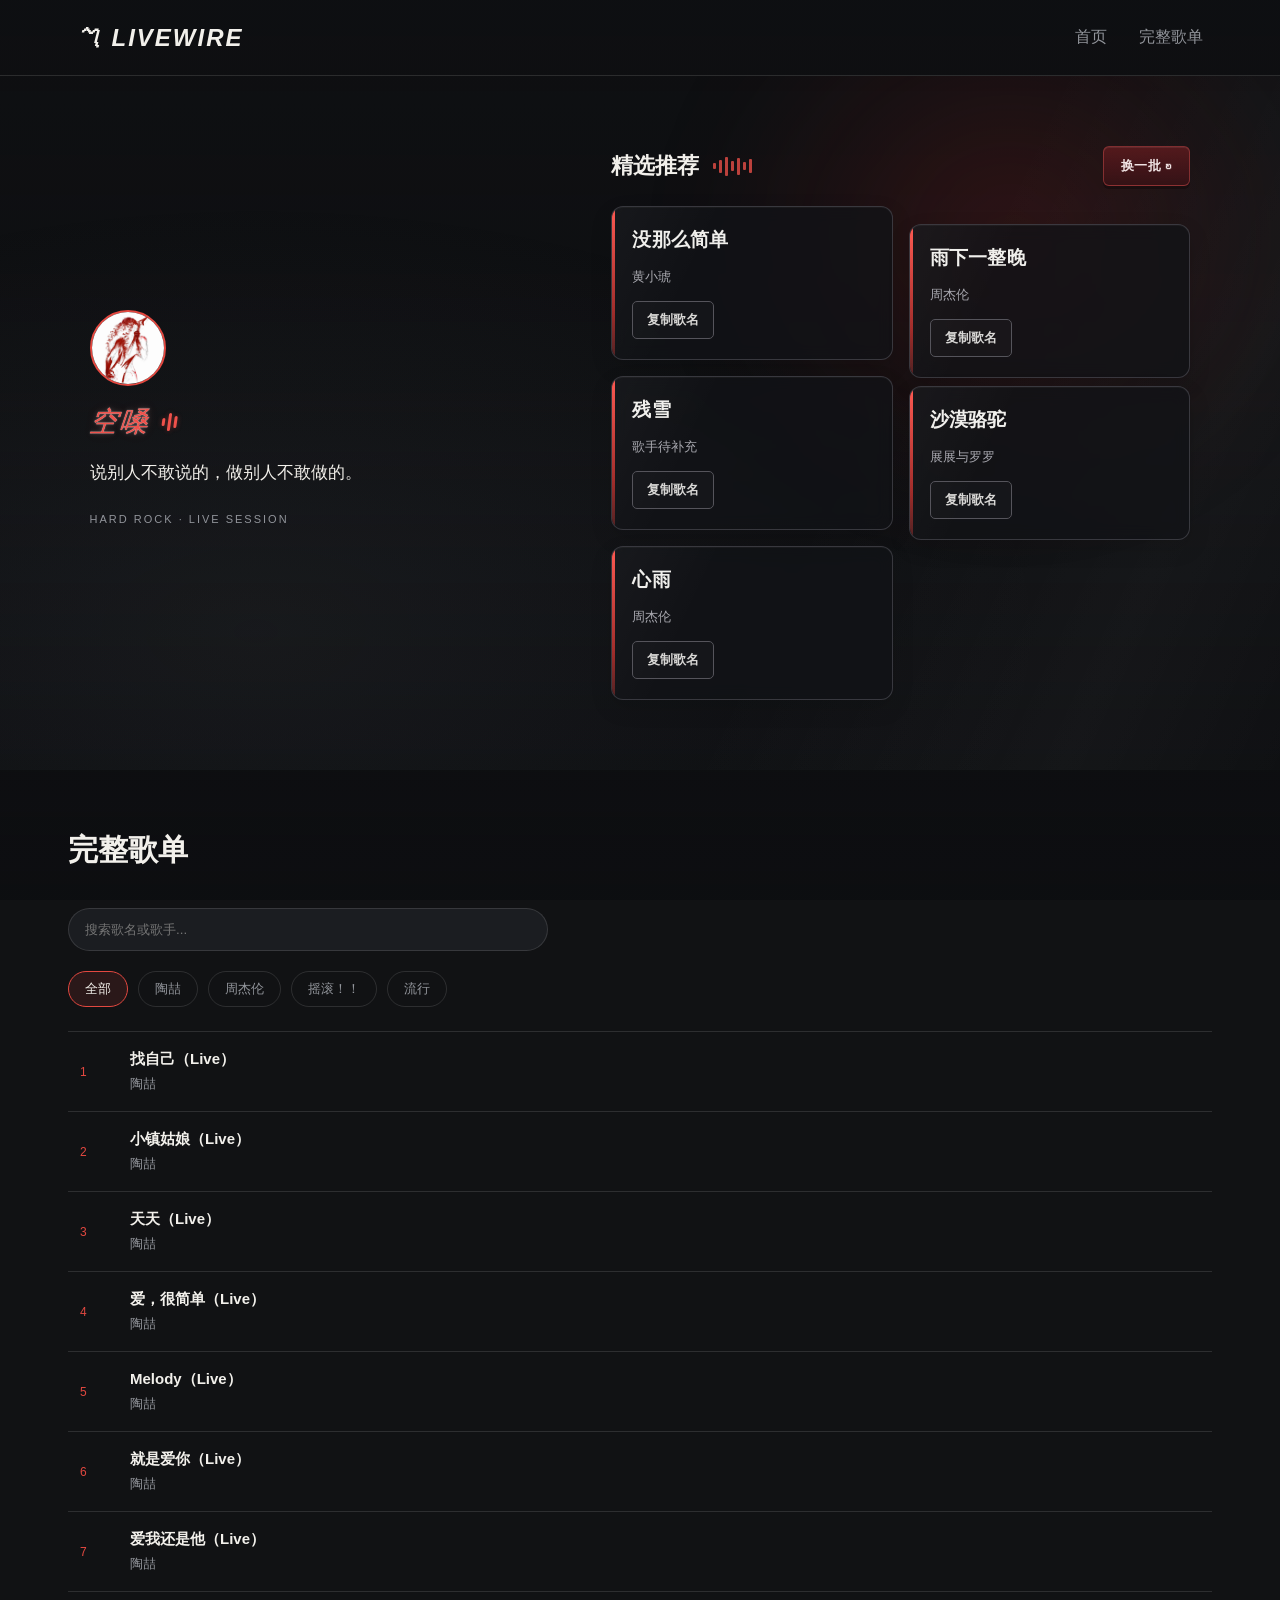
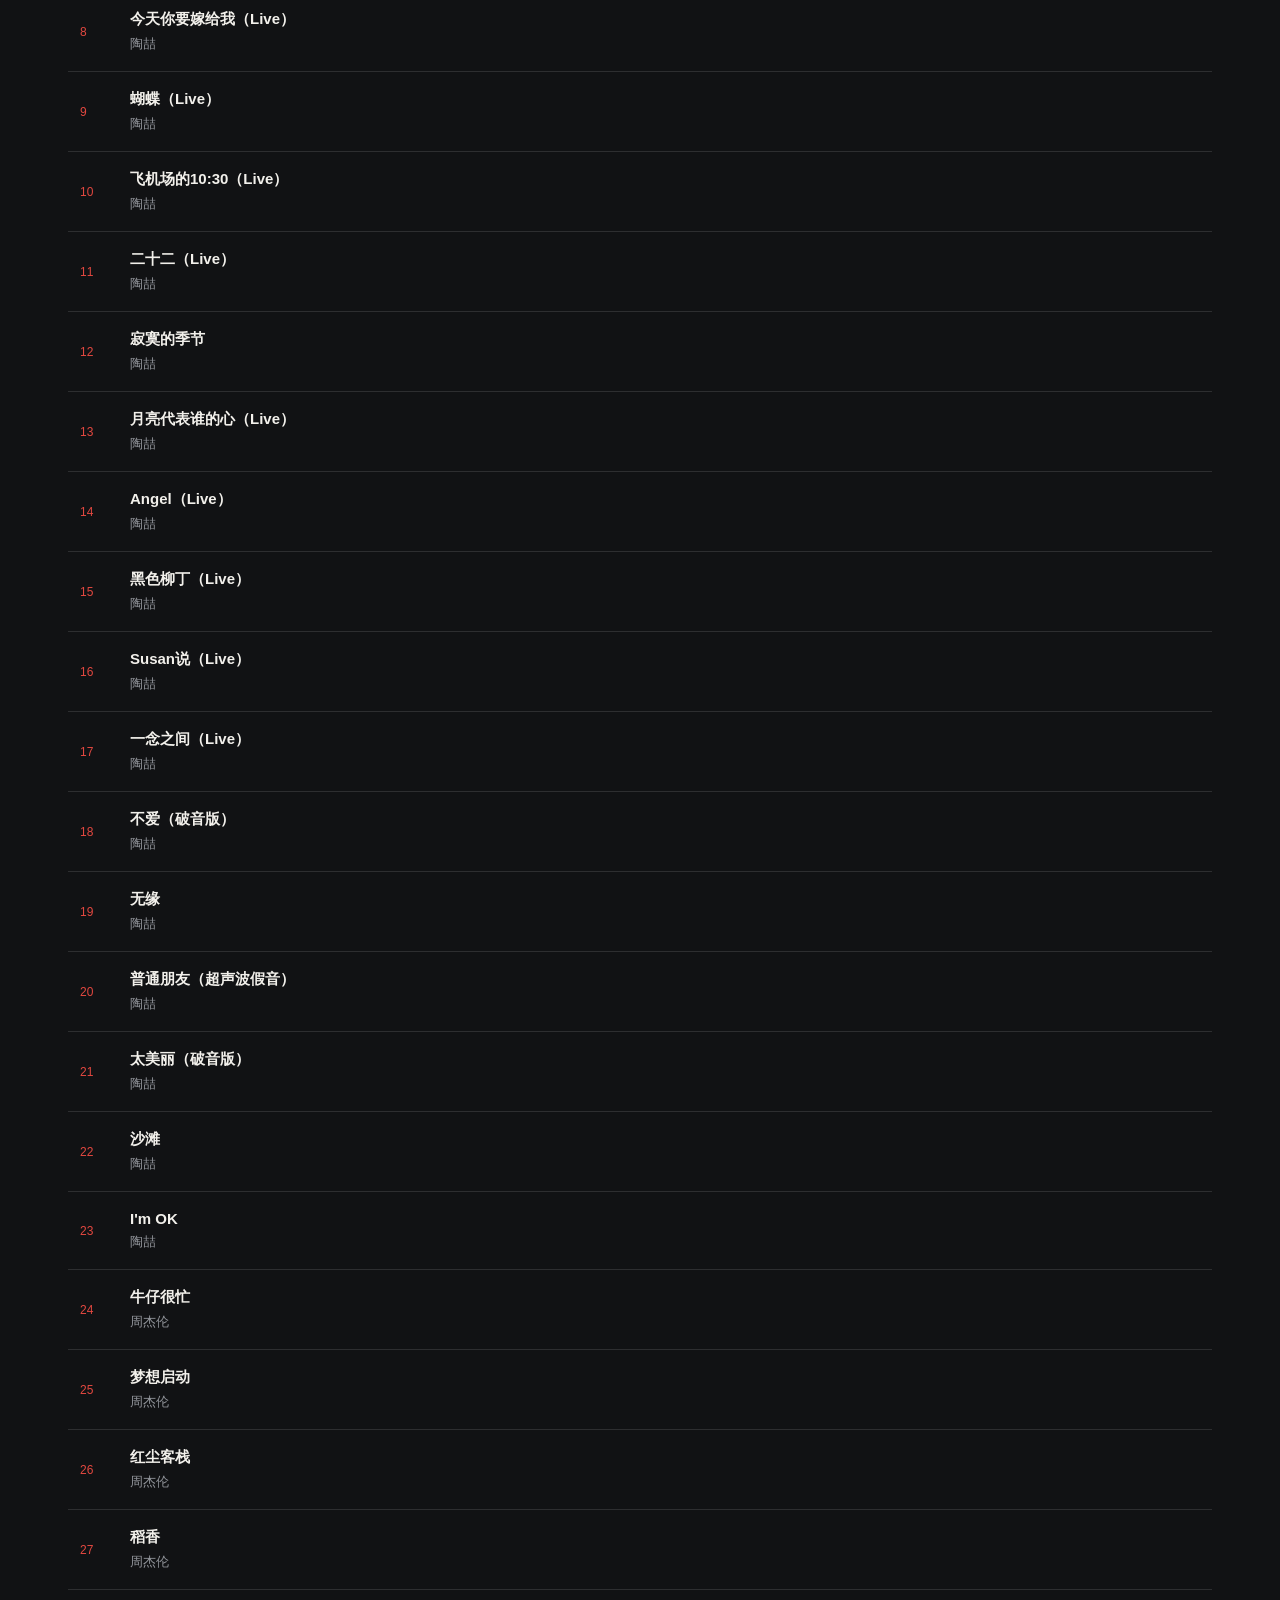
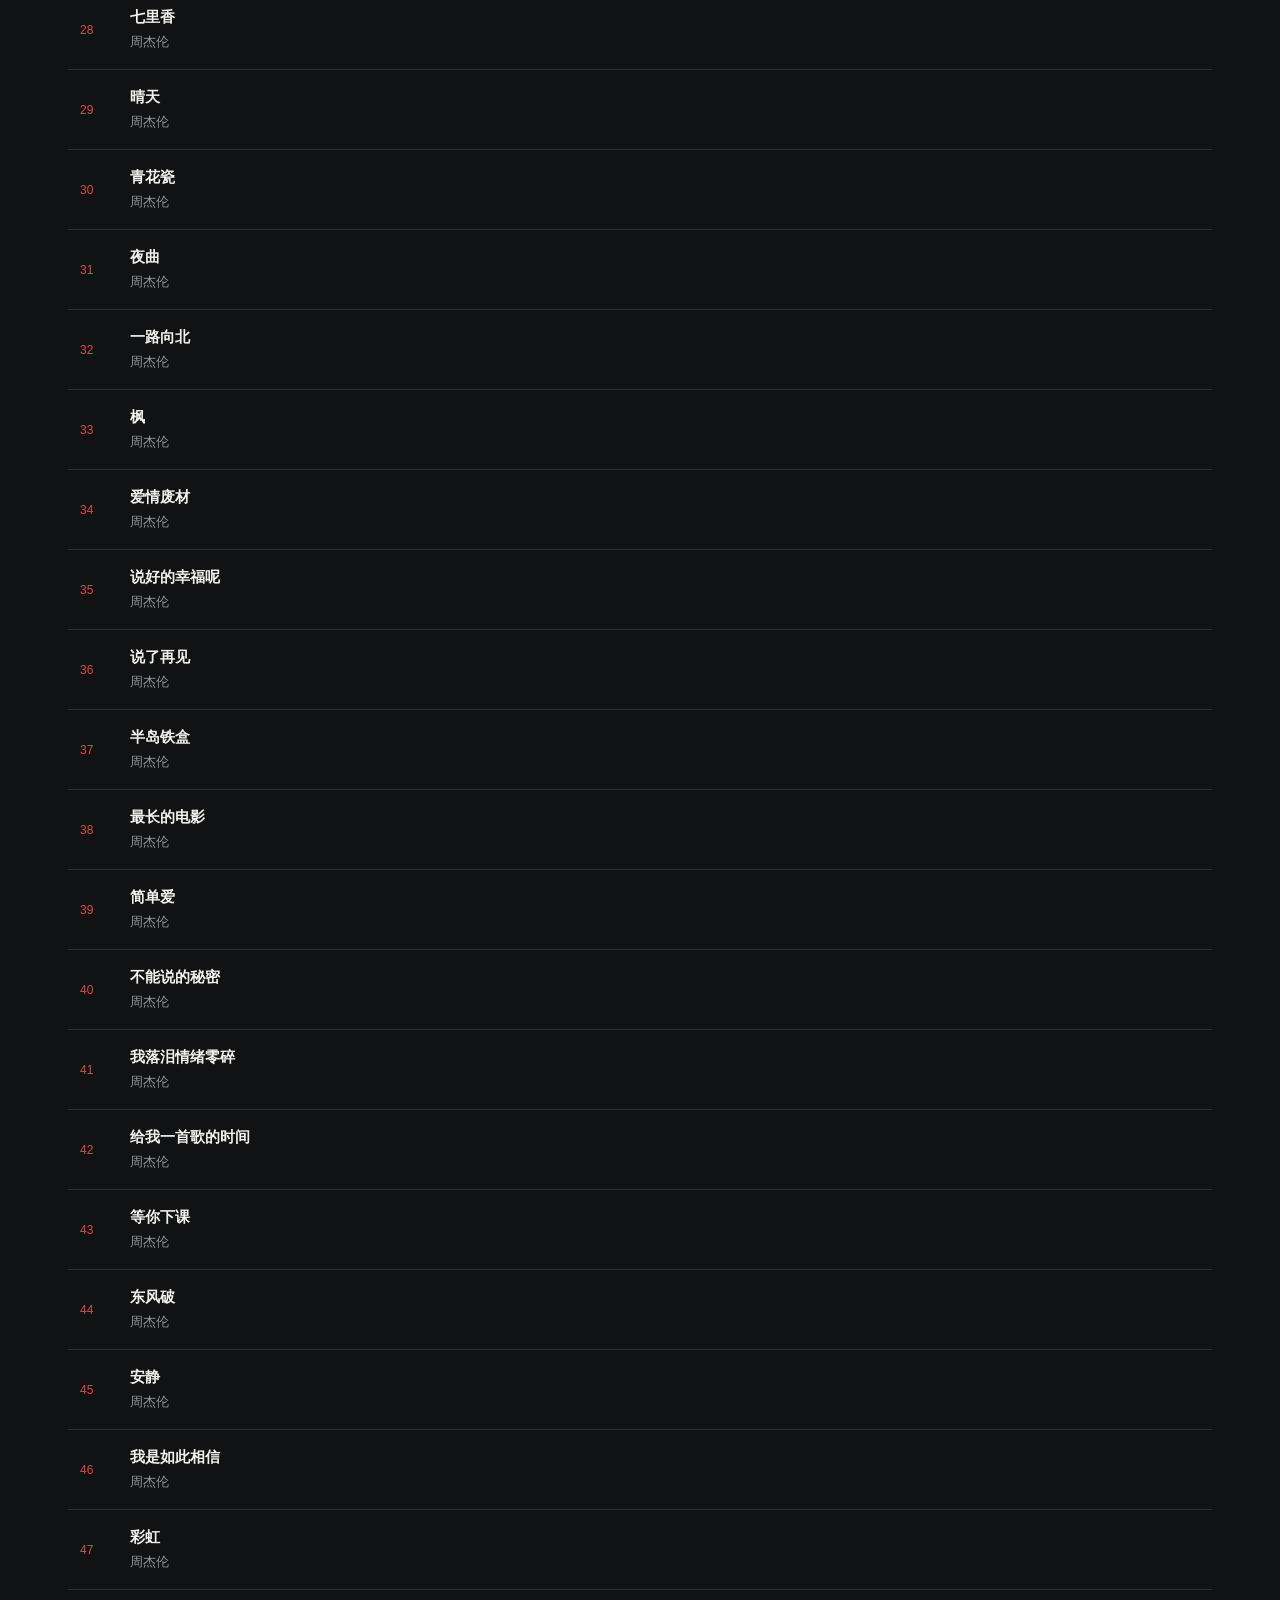
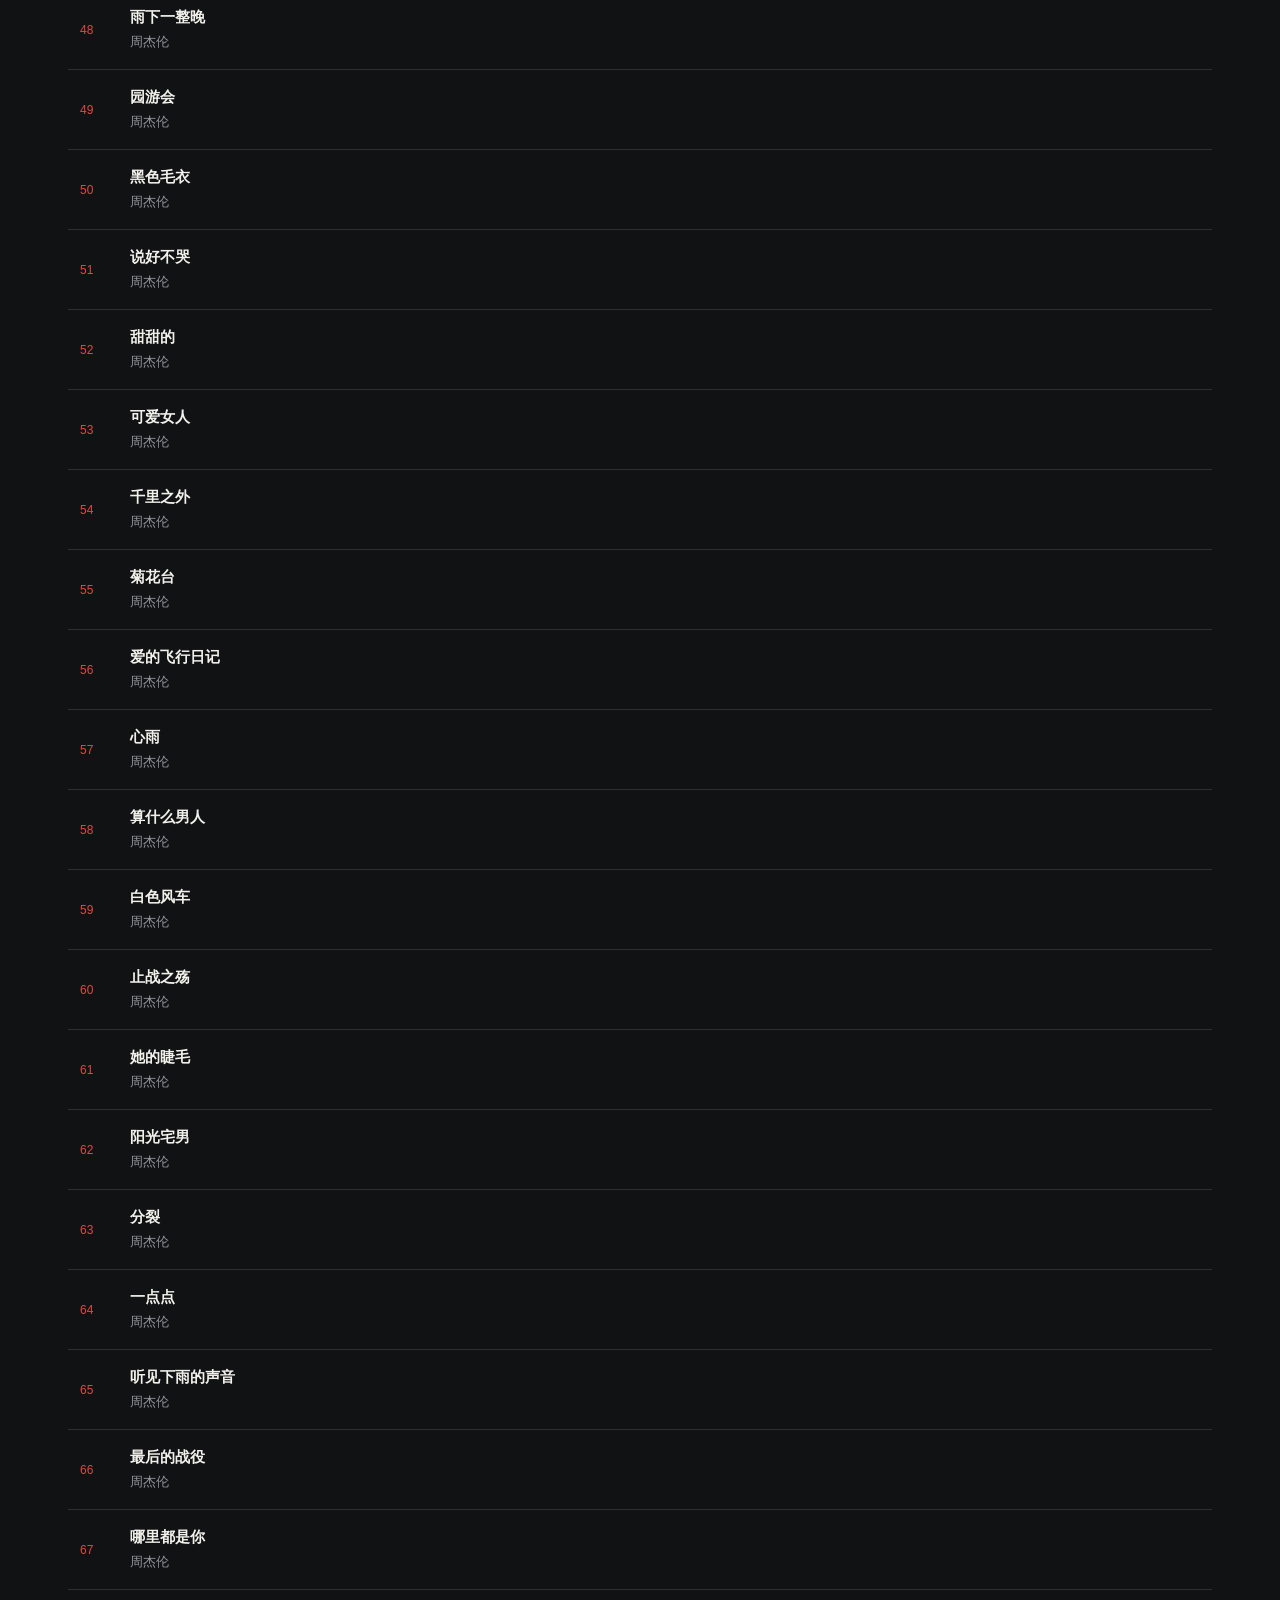
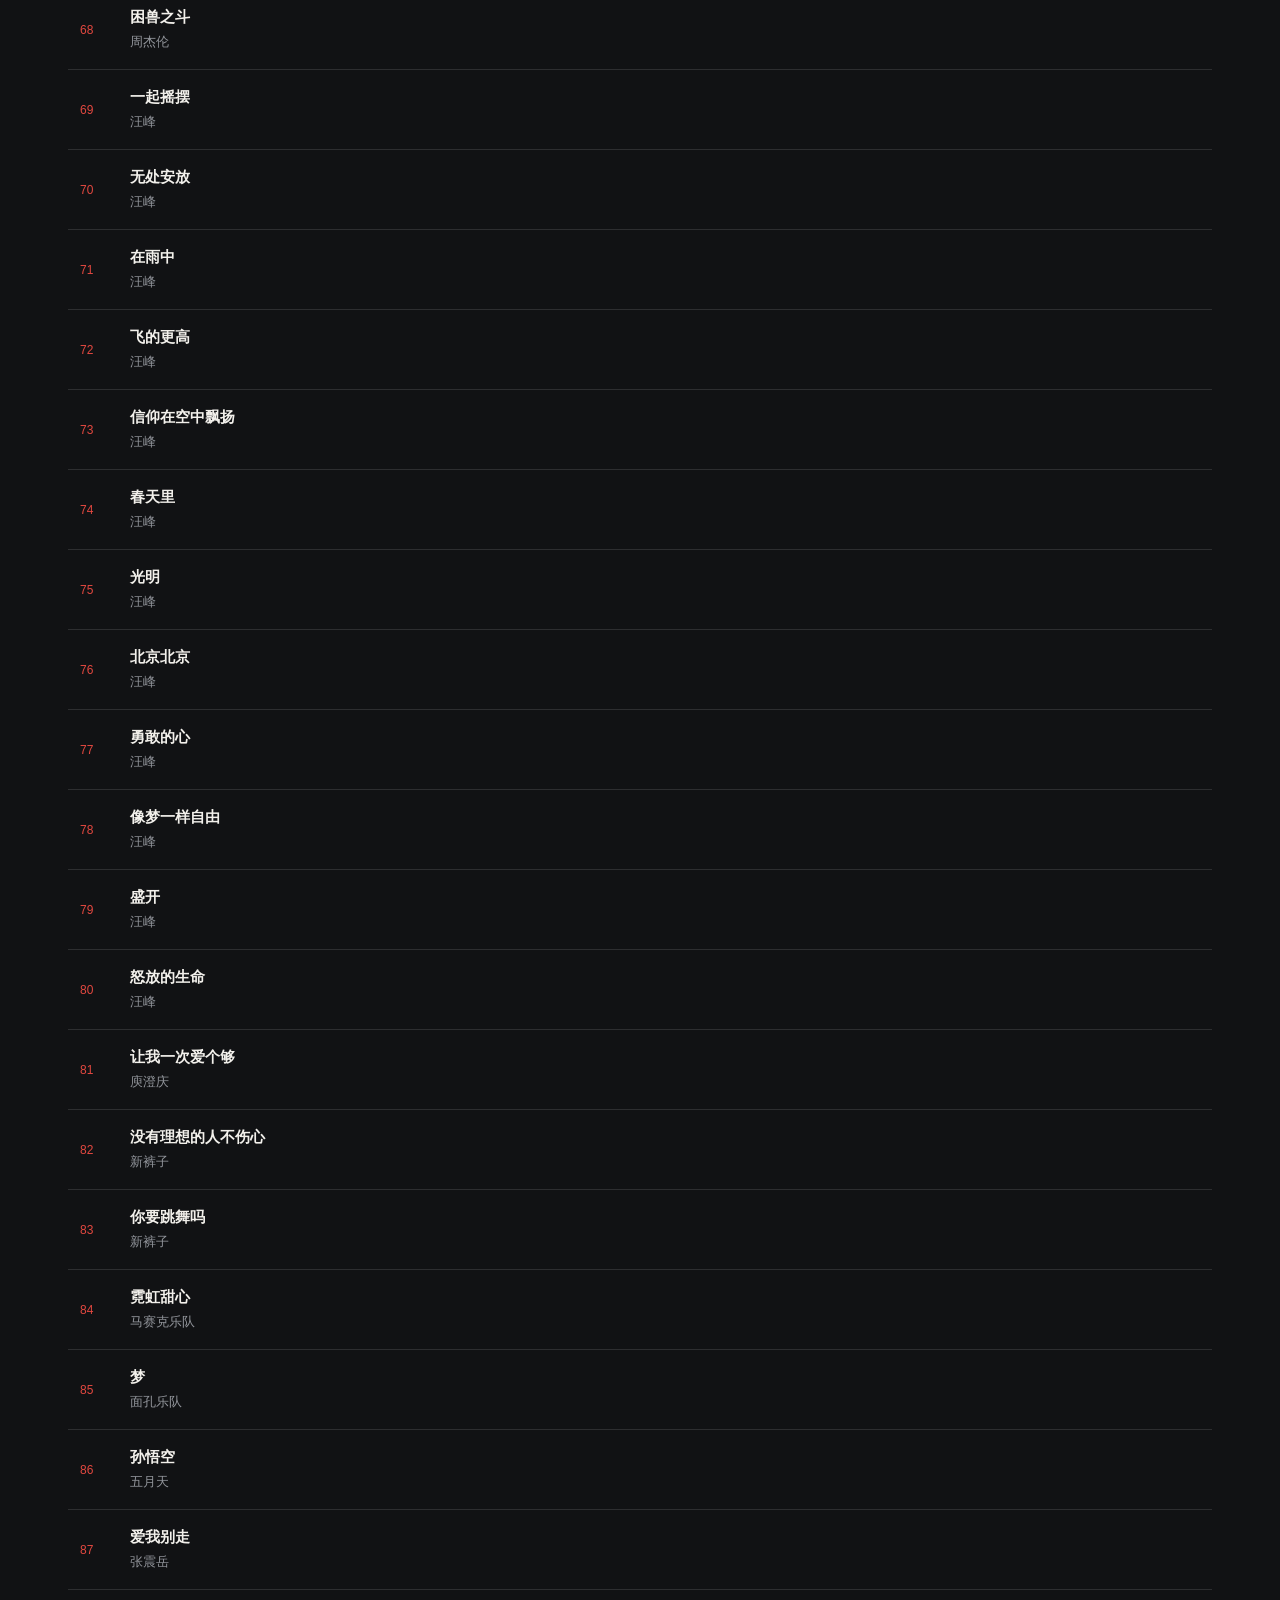
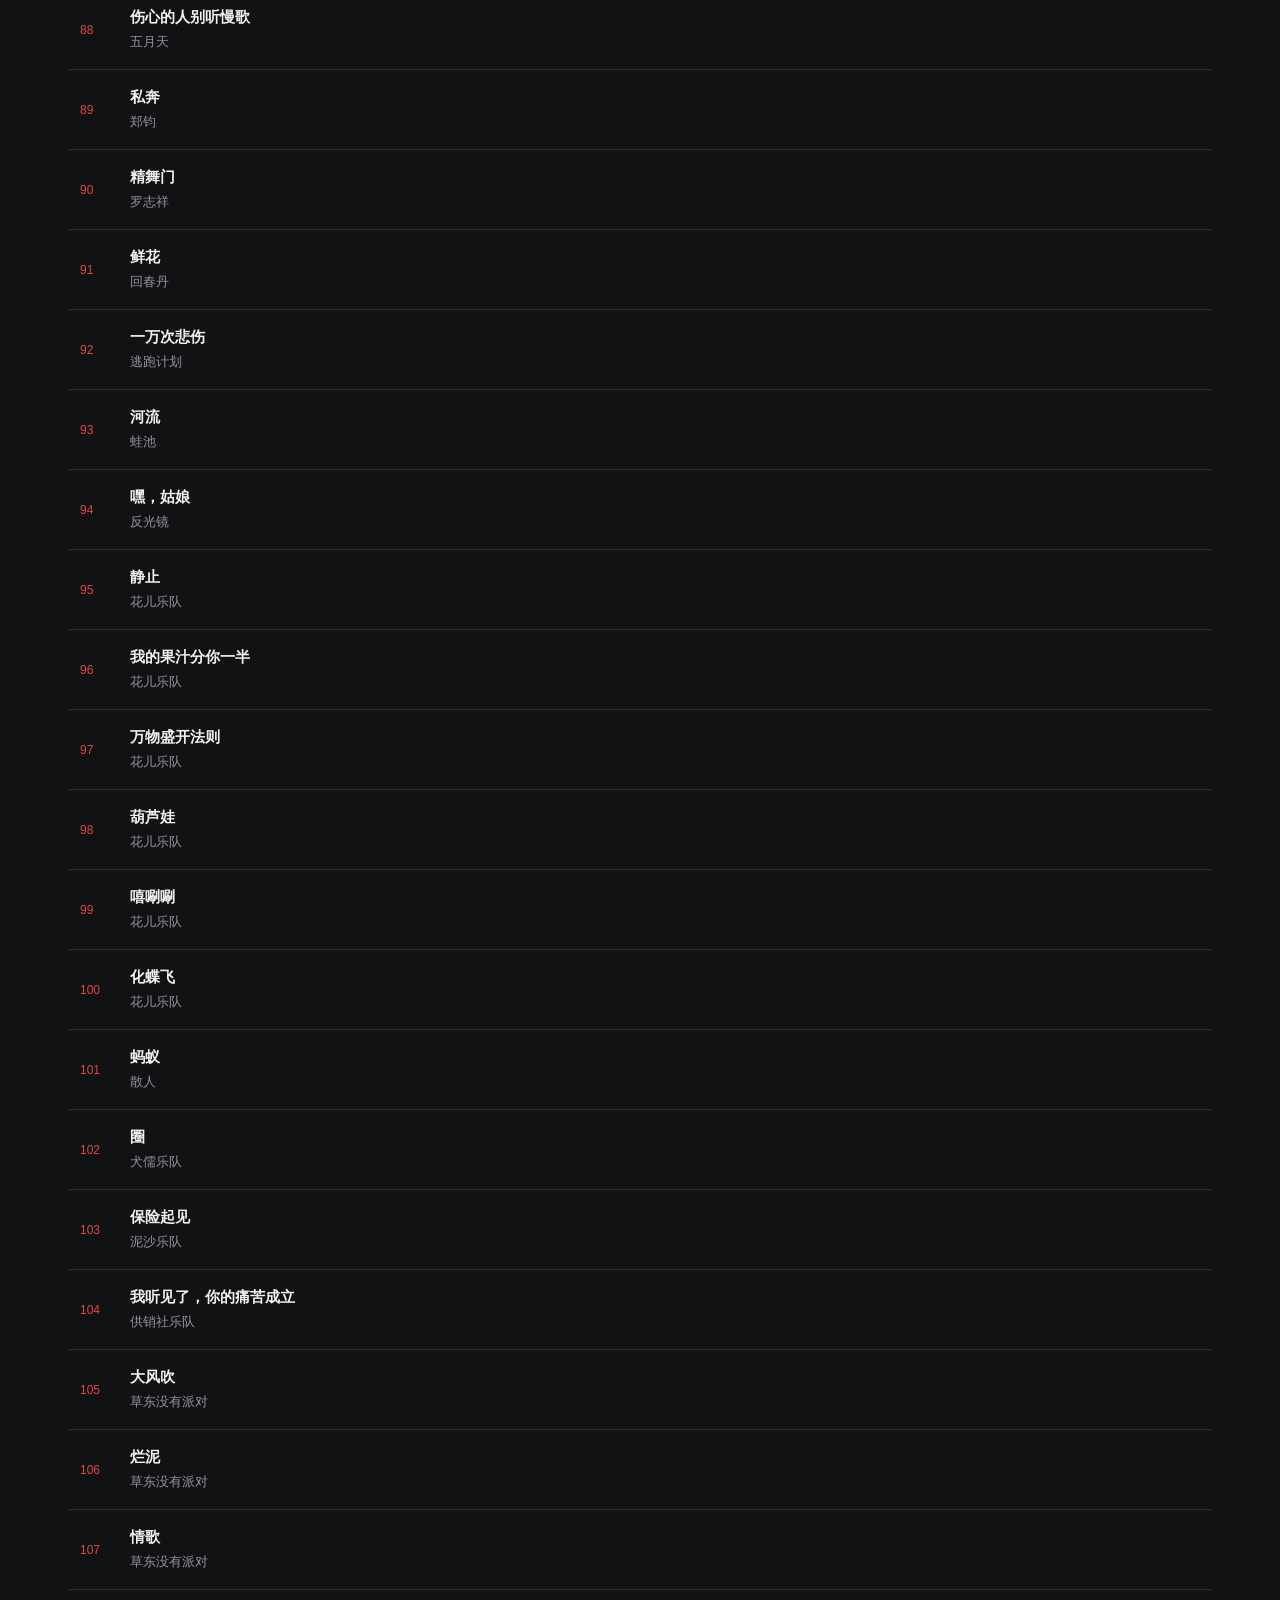
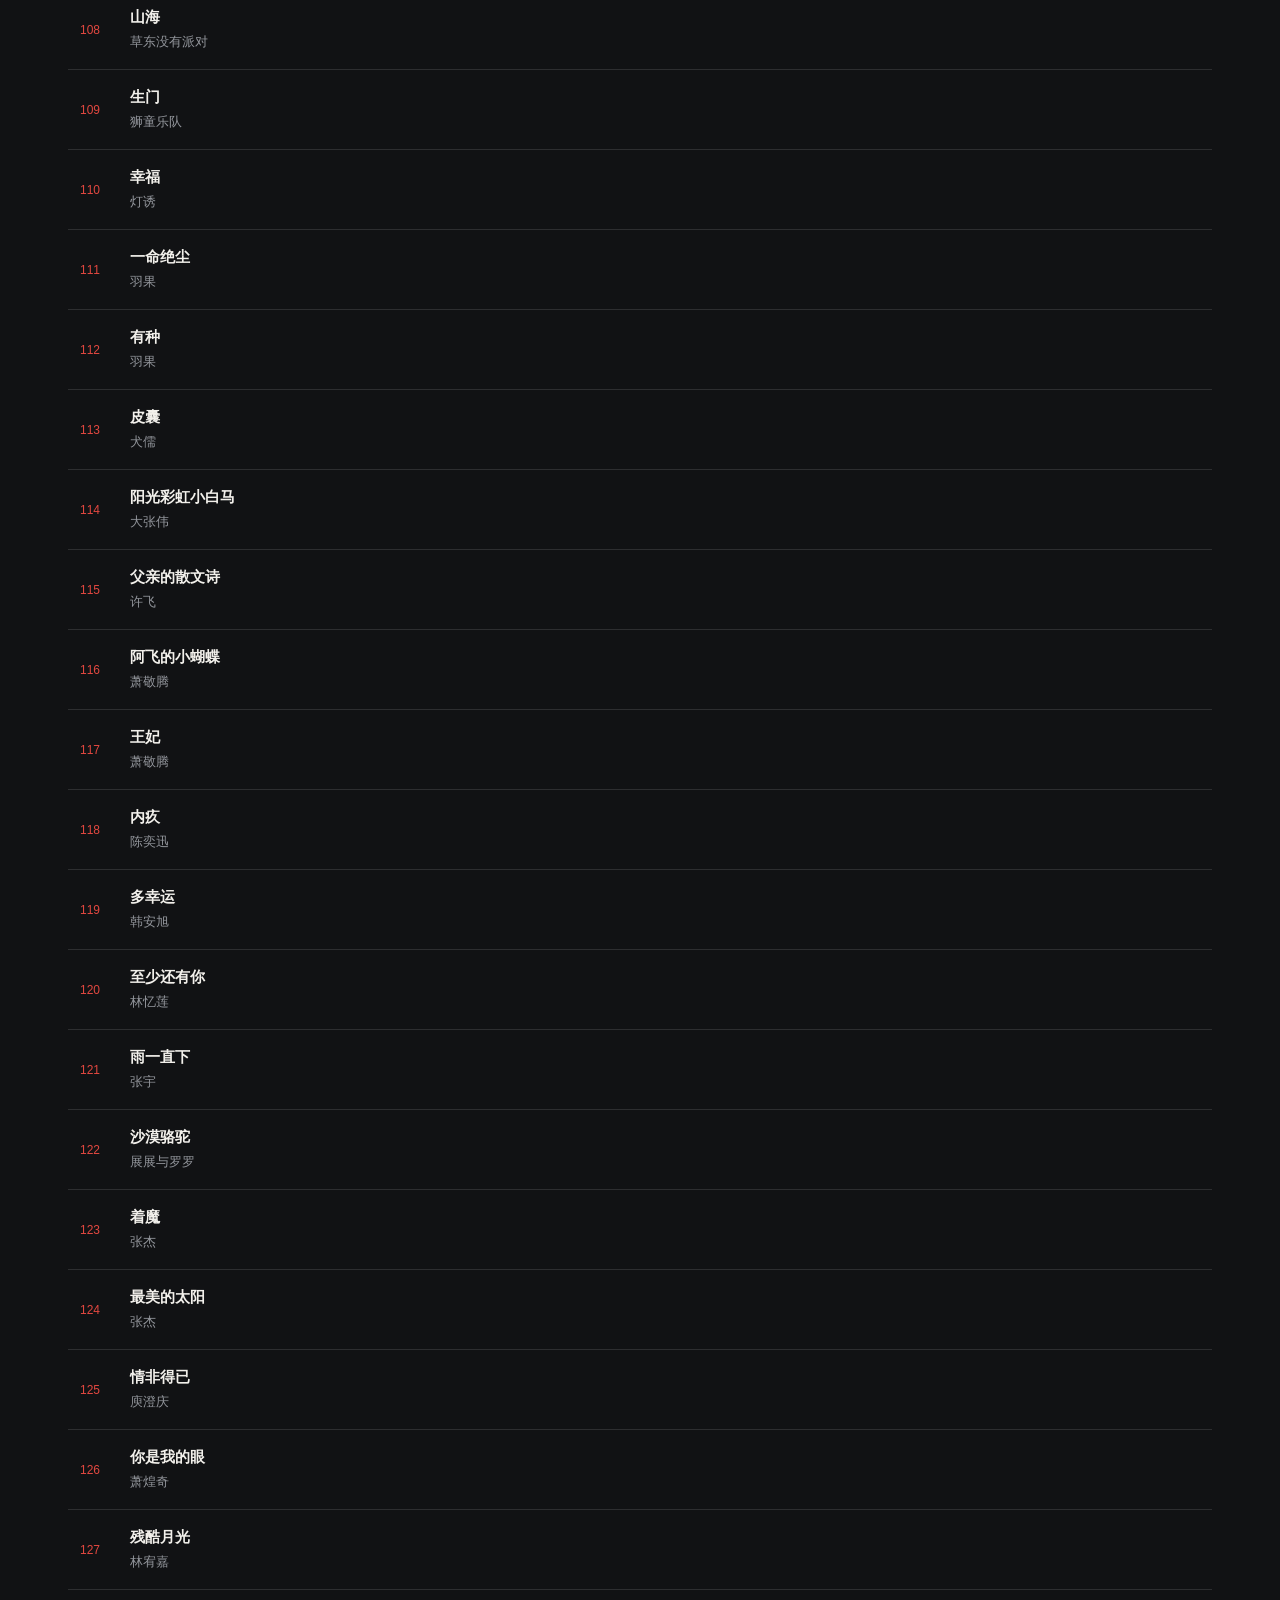
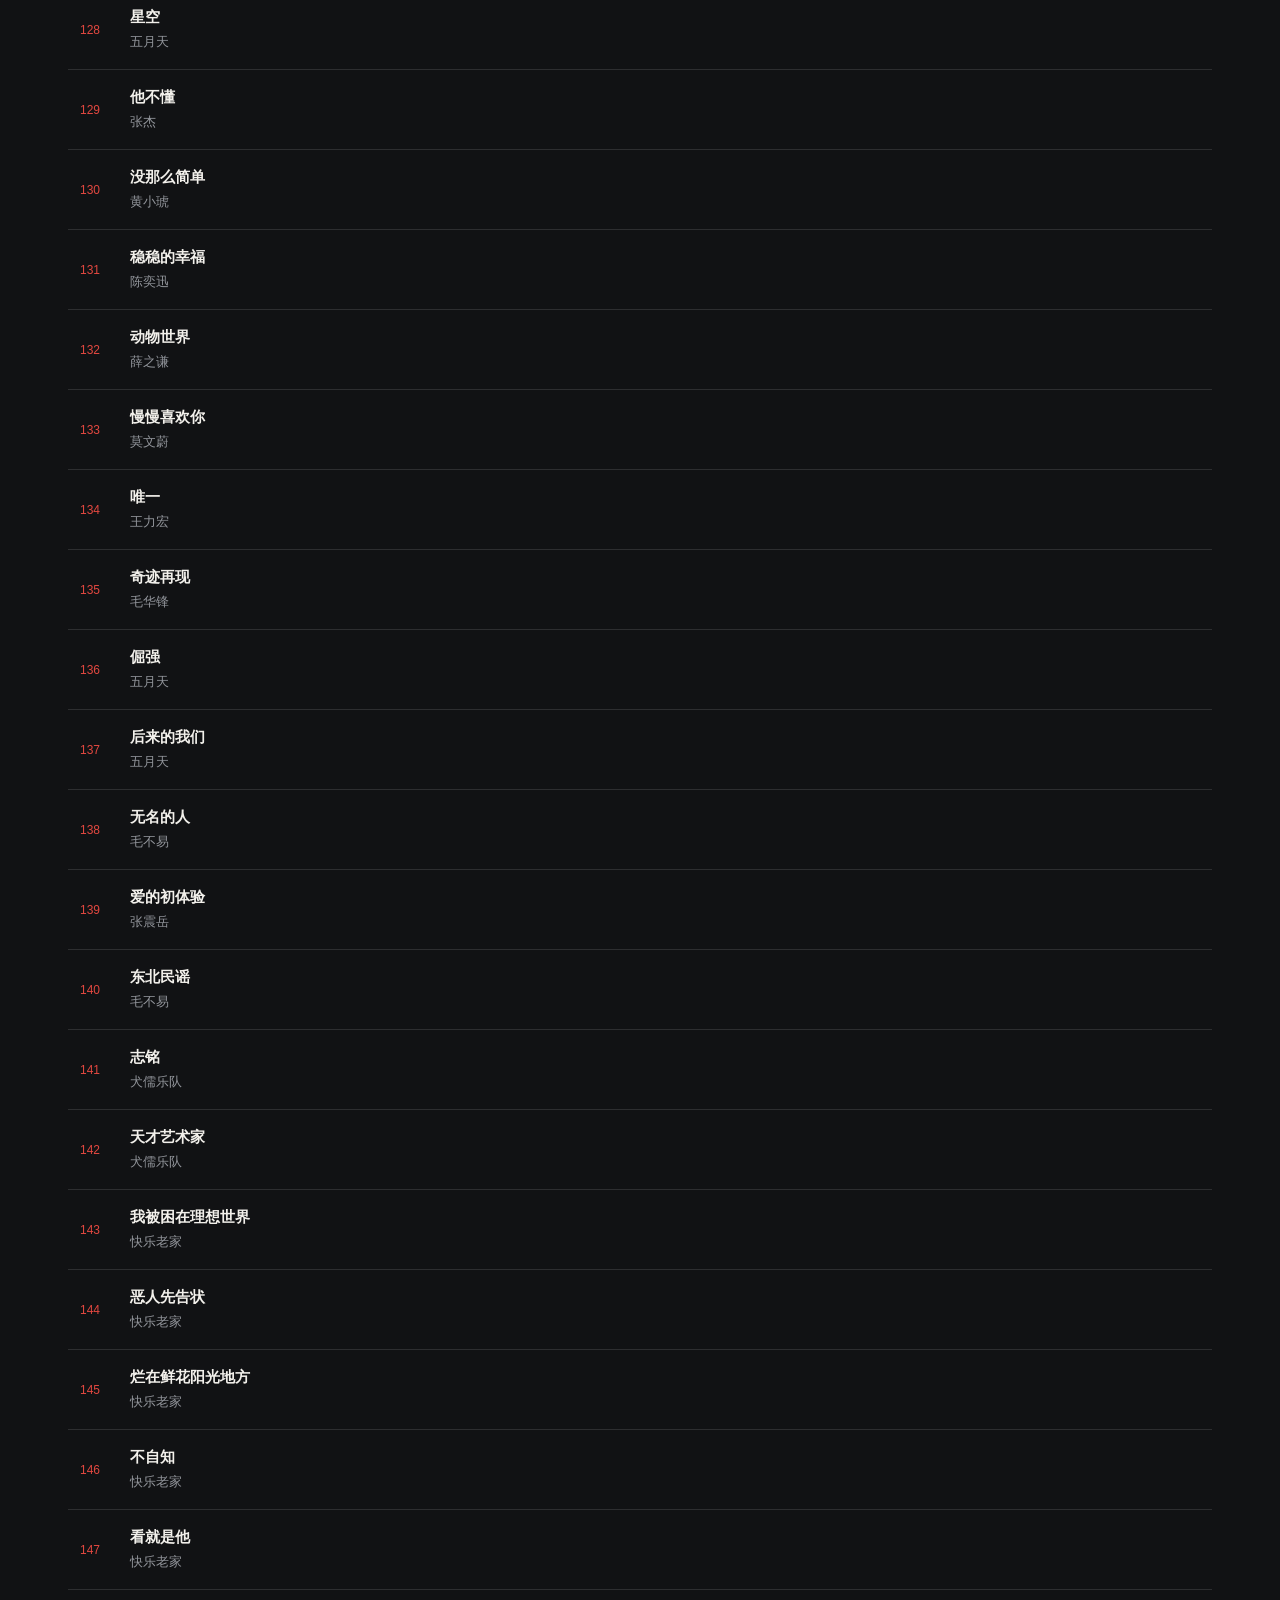
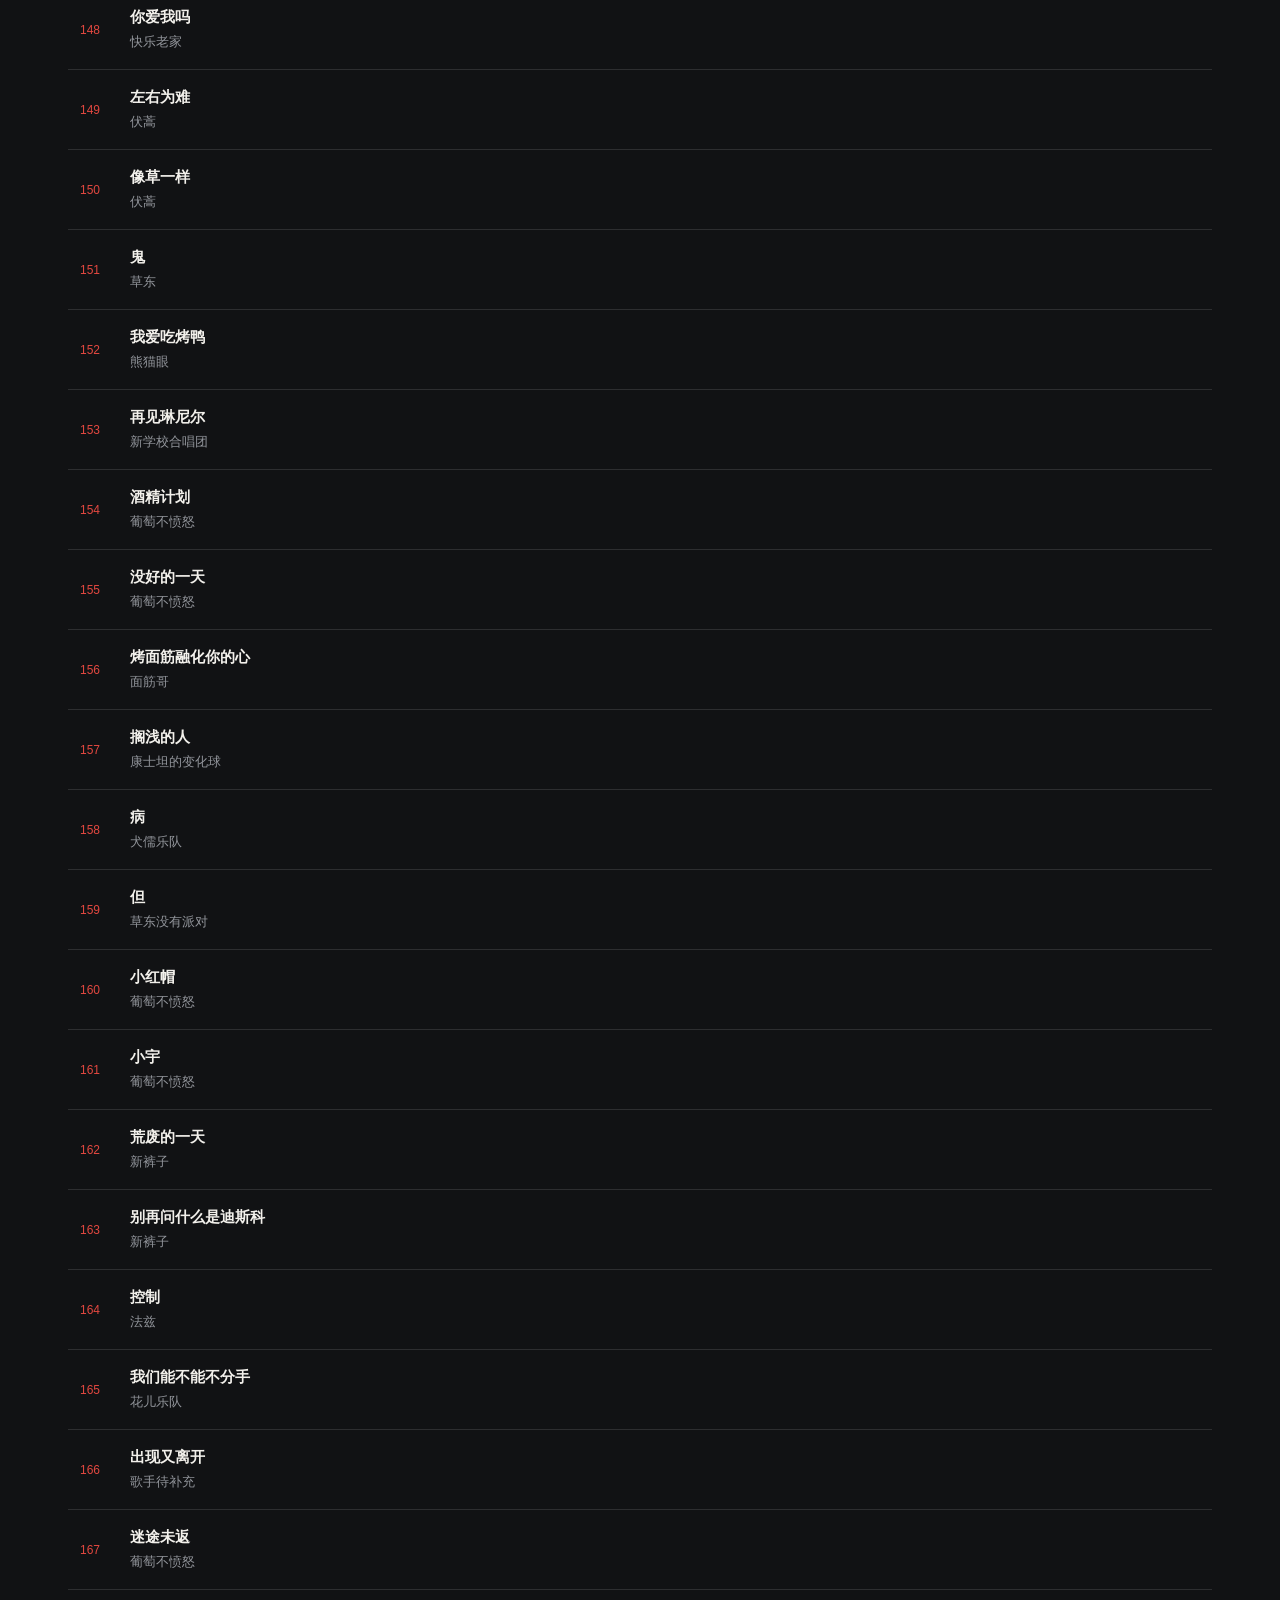
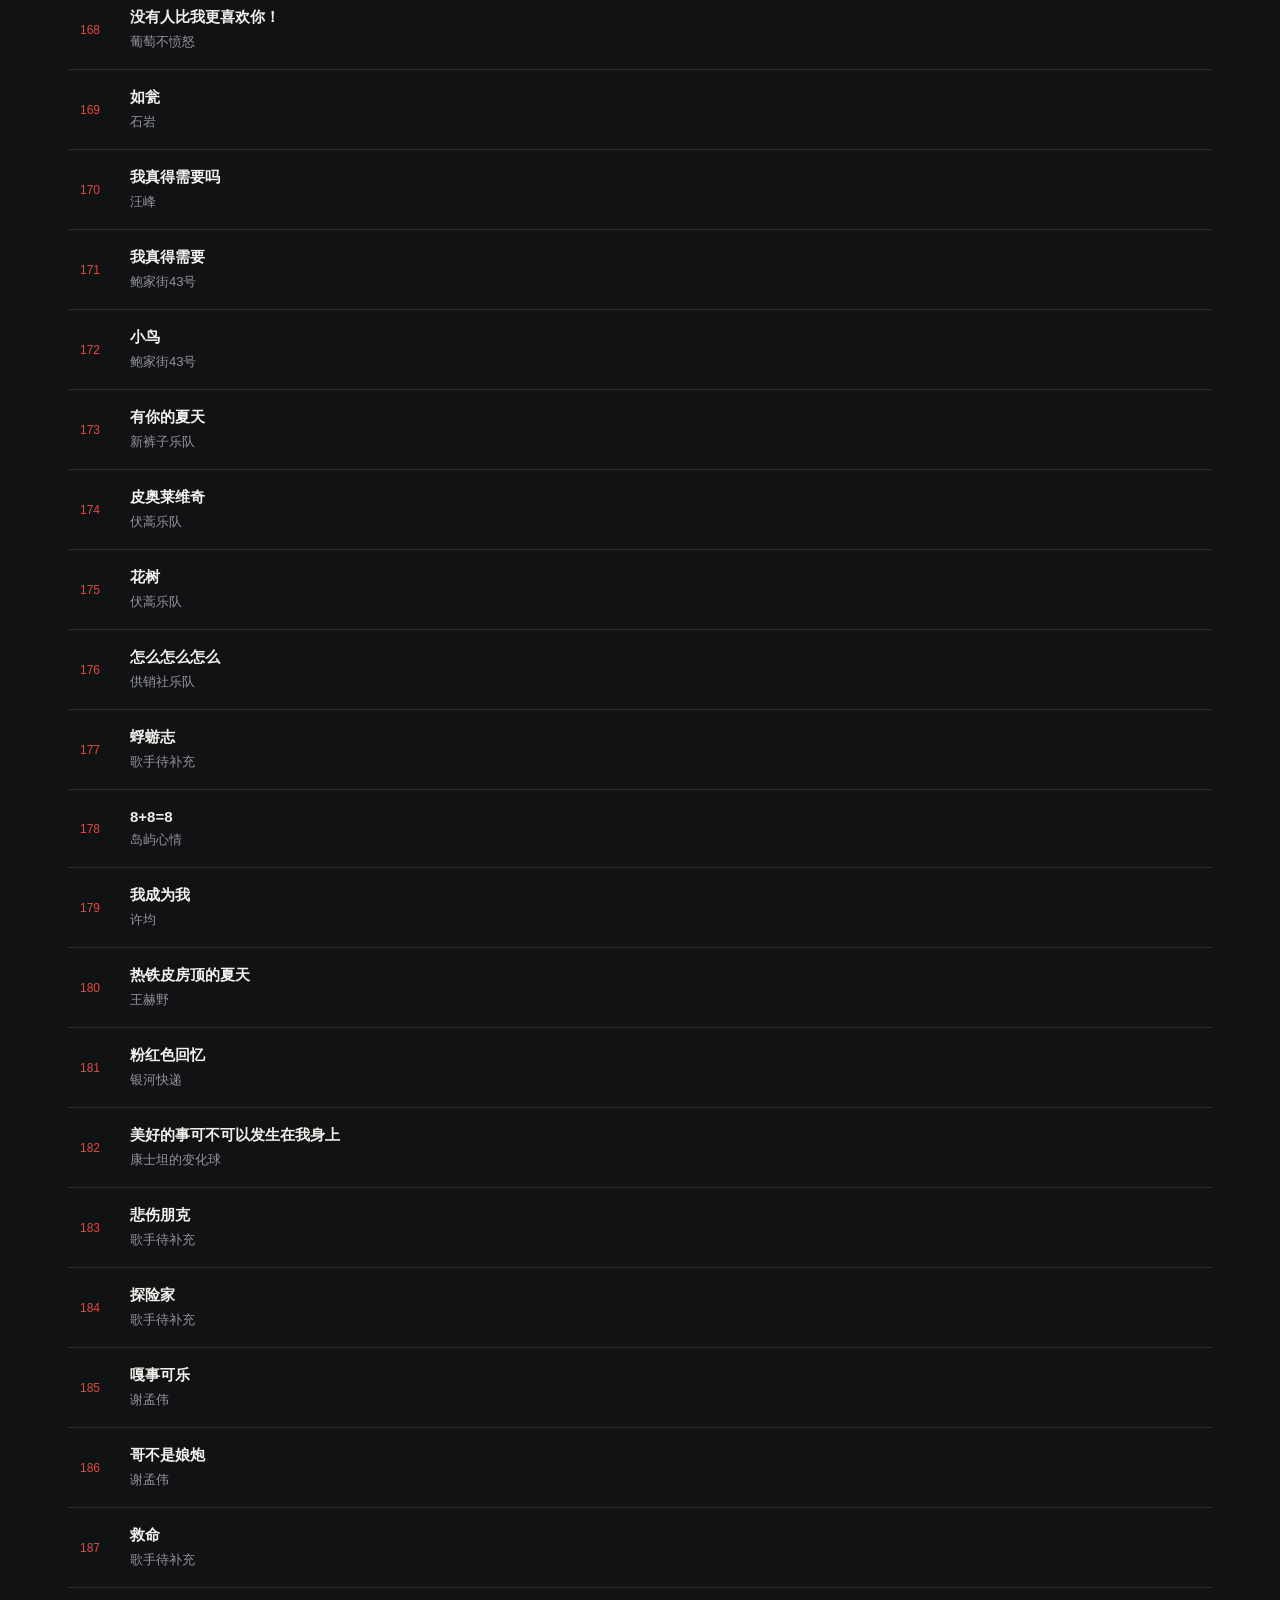
<file: index.html>
<!DOCTYPE html>
<html lang="zh-CN">
<head>
  <meta charset="UTF-8">
  <meta name="viewport" content="width=device-width, initial-scale=1.0">
  <title>LIVEWIRE | 空嗓的歌单</title>
  <link rel="stylesheet" href="style.css">
</head>
<body>

<!-- LIVEWIRE 开屏动画 -->
<div id="intro-screen" class="intro-screen">
  <div class="intro-noise"></div>
  <div class="intro-content">

    <p class="intro-status">
      <span class="intro-light"></span>
      LIVEWIRE // SYSTEM BOOT
    </p>

    <div class="intro-logo">LIVEWIRE</div>

    <div class="intro-wave" aria-hidden="true">
      <i></i><i></i><i></i><i></i><i></i>
      <i></i><i></i><i></i><i></i><i></i>
      <i></i><i></i><i></i><i></i><i></i>
      <i></i><i></i><i></i><i></i><i></i>
      <i></i>
    </div>

    <p class="intro-message" id="intro-message">
      ESTABLISHING CONNECTION...
    </p>

    <div class="intro-progress">
      <div class="intro-progress-bar" id="intro-progress-bar"></div>
    </div>

    <p class="intro-footer">A NEW SIGNAL IS COMING</p>

  </div>

  <button id="intro-skip" class="intro-skip" type="button">
    SKIP INTRO ↗
  </button>
</div>
<!-- LIVEWIRE 开屏动画结束 -->
    
<!-- LIVEWIRE 动态舞台背景 -->
<video
  id="stageVideo"
  class="stage-video"
  autoplay
  muted
  loop
  playsinline
  webkit-playsinline
  preload="auto"
  aria-hidden="true"
>
  <source
    src="./assets/%E5%8A%A8%E6%80%81%E8%88%9E%E5%8F%B0%E6%95%88%E6%9E%9C.mp4"
    type="video/mp4"
  >
</video>


  <!-- 顶部导航 -->
  <header class="navbar">
    <a class="brand" href="#">〽 LIVEWIRE</a>
    <nav>
      <a href="#home">首页</a>
      <a href="#playlist">完整歌单</a>
    </nav>
  </header>

  <main>
    <!-- 首页主视觉 -->
    <section class="hero" id="home">

      <!-- 左侧：主播信息 -->
      <div class="profile">
        <img
          class="avatar"
          src="assets/avatar2.jpg"
          alt="给我个图"
        >

        
<div class="name-with-signal">
  <h1>空嗓</h1>
  <span class="radio-wave" aria-label="电波信号">
    <i></i>
    <i></i>
    <i></i>
  </span>
</div>


        <p class="slogan">
          说别人不敢说的，做别人不敢做的。
        </p>

        <p class="subtitle">HARD ROCK · LIVE SESSION</p>
      </div>

      <!-- 右侧：推荐曲目 -->
      <div class="recommendations">
        <div class="section-heading">
          
<div class="heading-title">
  <h2>精选推荐</h2>
  <div class="signal-meter" aria-label="音频信号装饰">
    <span></span>
    <span></span>
    <span></span>
    <span></span>
    <span></span>
    <span></span>
    <span></span>
  </div>
</div>

          <button id="shuffle-btn" type="button">换一批 ↻</button>
        </div>

        <div class="featured-tracks" id="featured-tracks">
          <!-- 推荐曲目由 JavaScript 自动生成 -->
        </div>
      </div>

    </section>

    <!-- 完整歌单 -->
    <section class="playlist" id="playlist">
      <h2>完整歌单</h2>

      <input
        id="search"
        type="search"
        placeholder="搜索歌名或歌手..."
      >

      <div class="categories" id="categories">
        <!-- 分类按钮由 JavaScript 自动生成 -->
      </div>

      <div class="song-list" id="song-list">
        <!-- 歌曲列表由 JavaScript 自动生成 -->
      </div>
    </section>
  </main>

  <footer>
    <span>LIVEWIRE</span>
    <p>FEEL THE VOLTAGE.</p>
  </footer>

  <script src="script.js"></script>
</body>
</html>
</file>
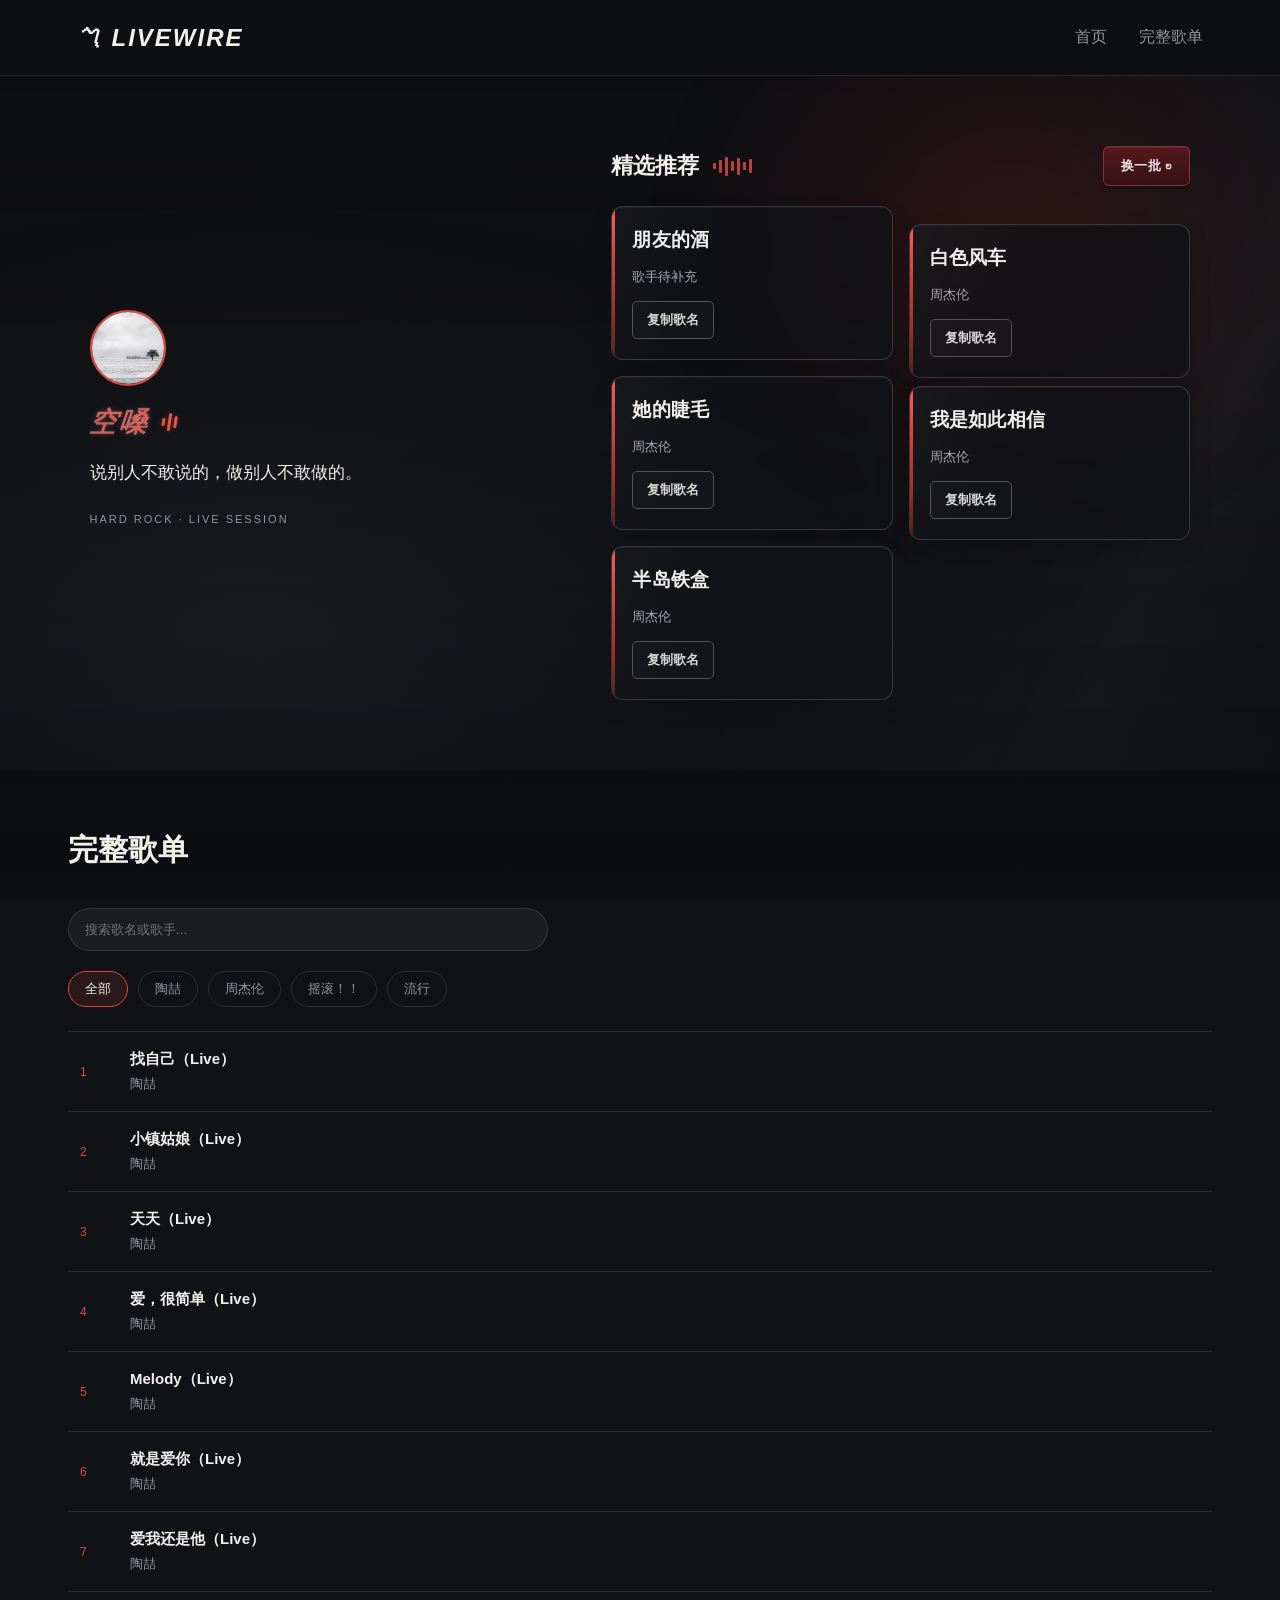
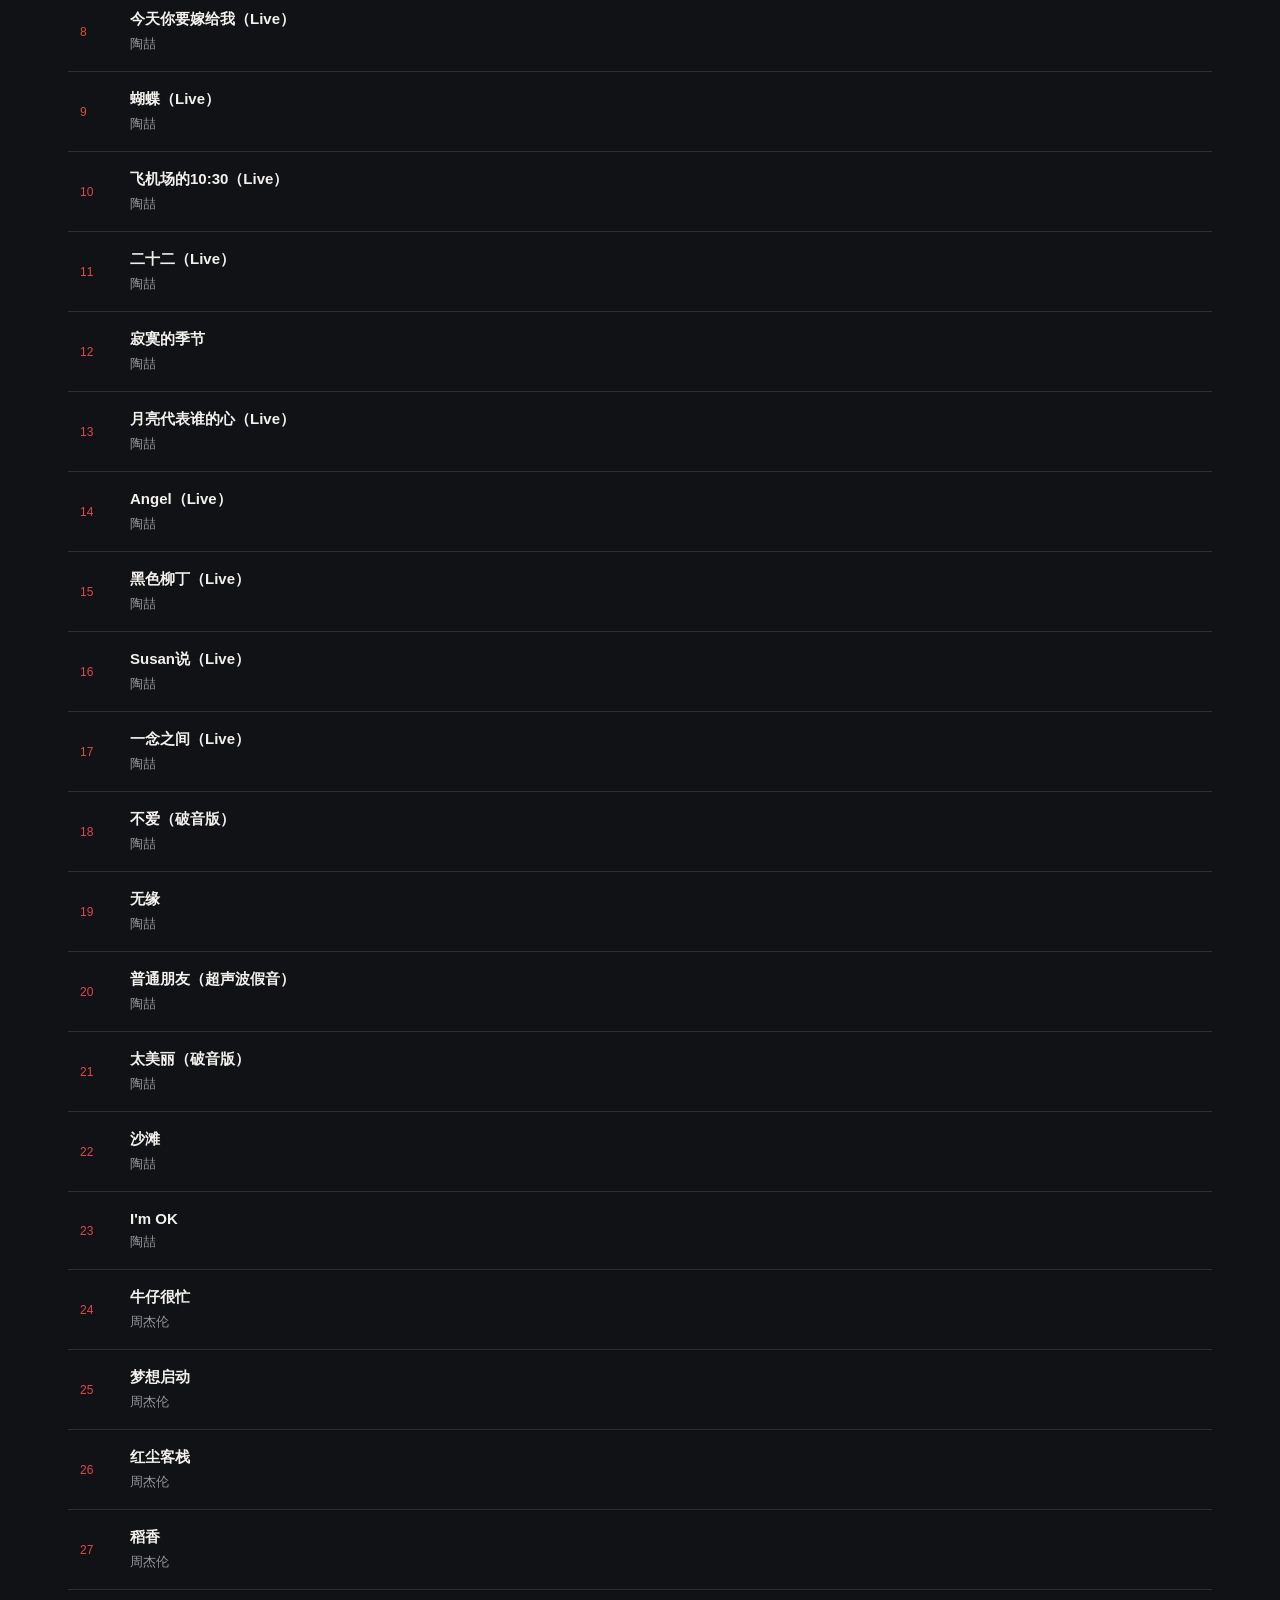
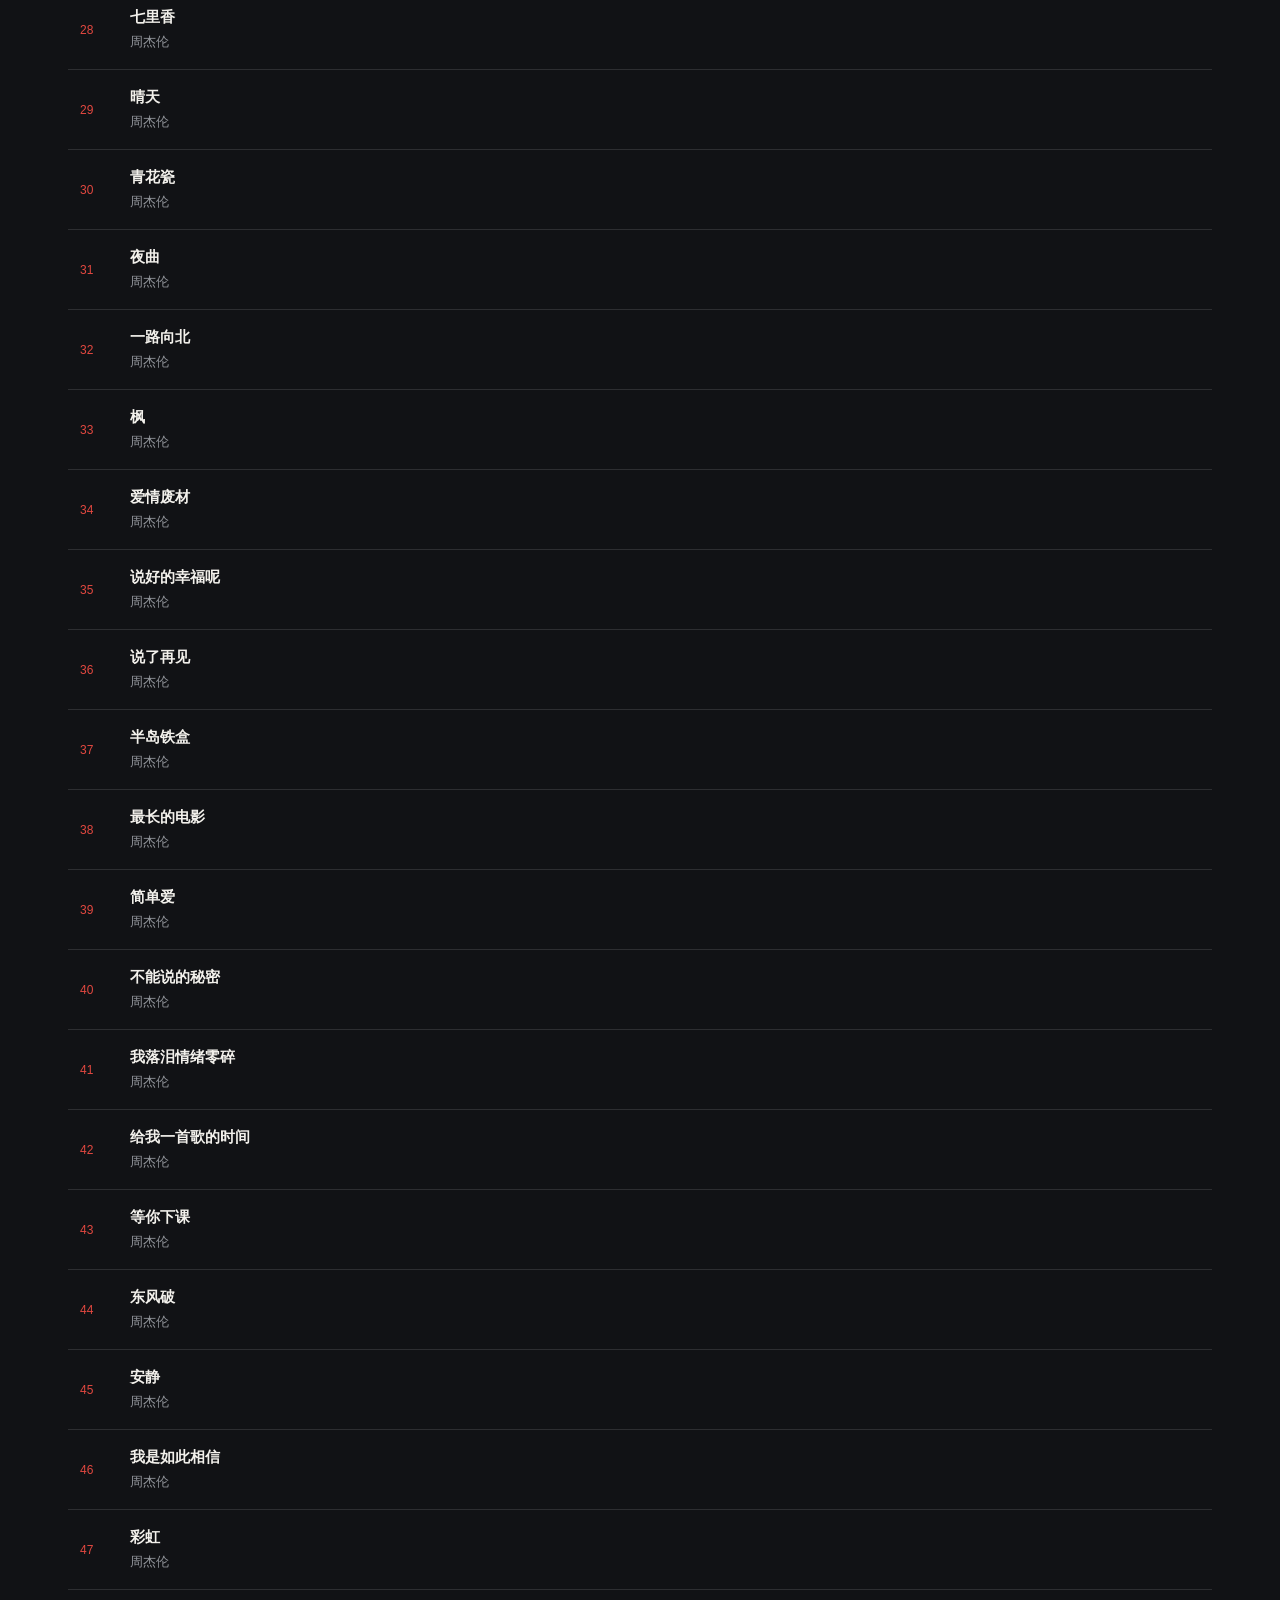
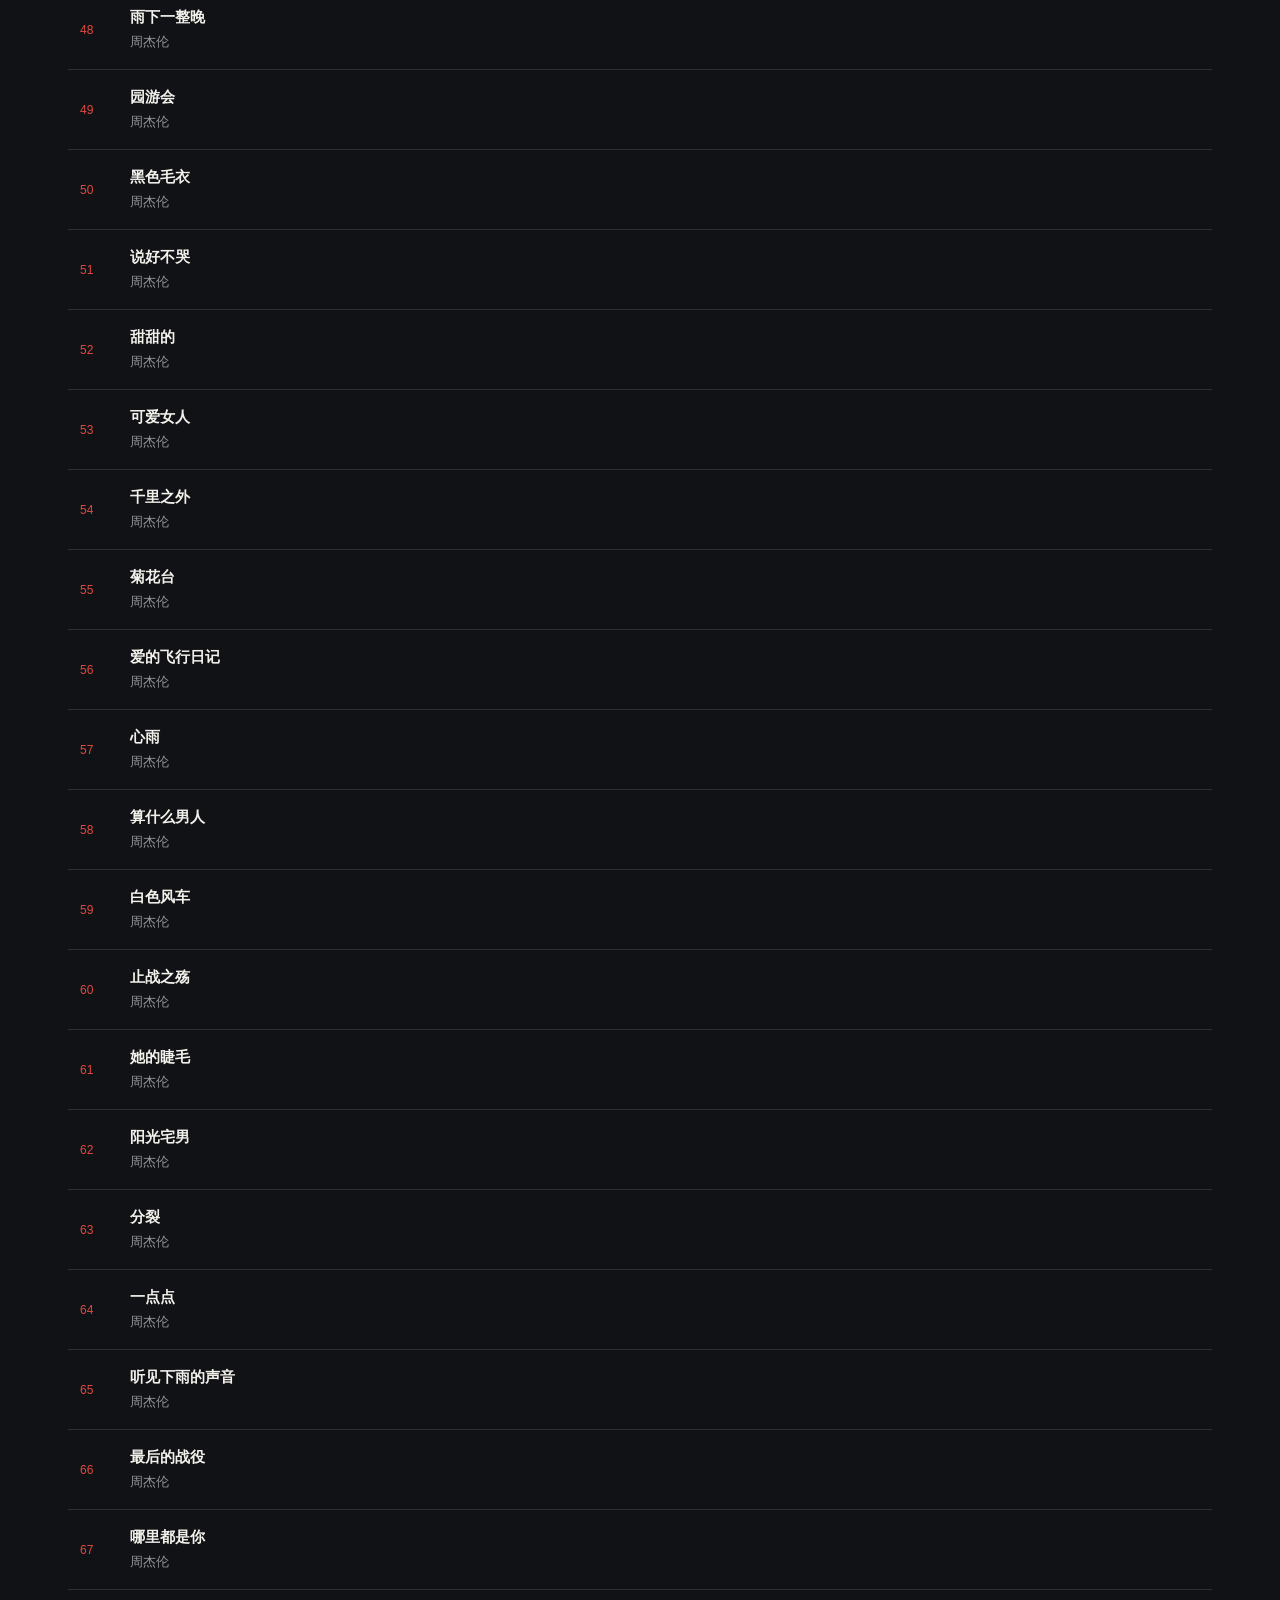
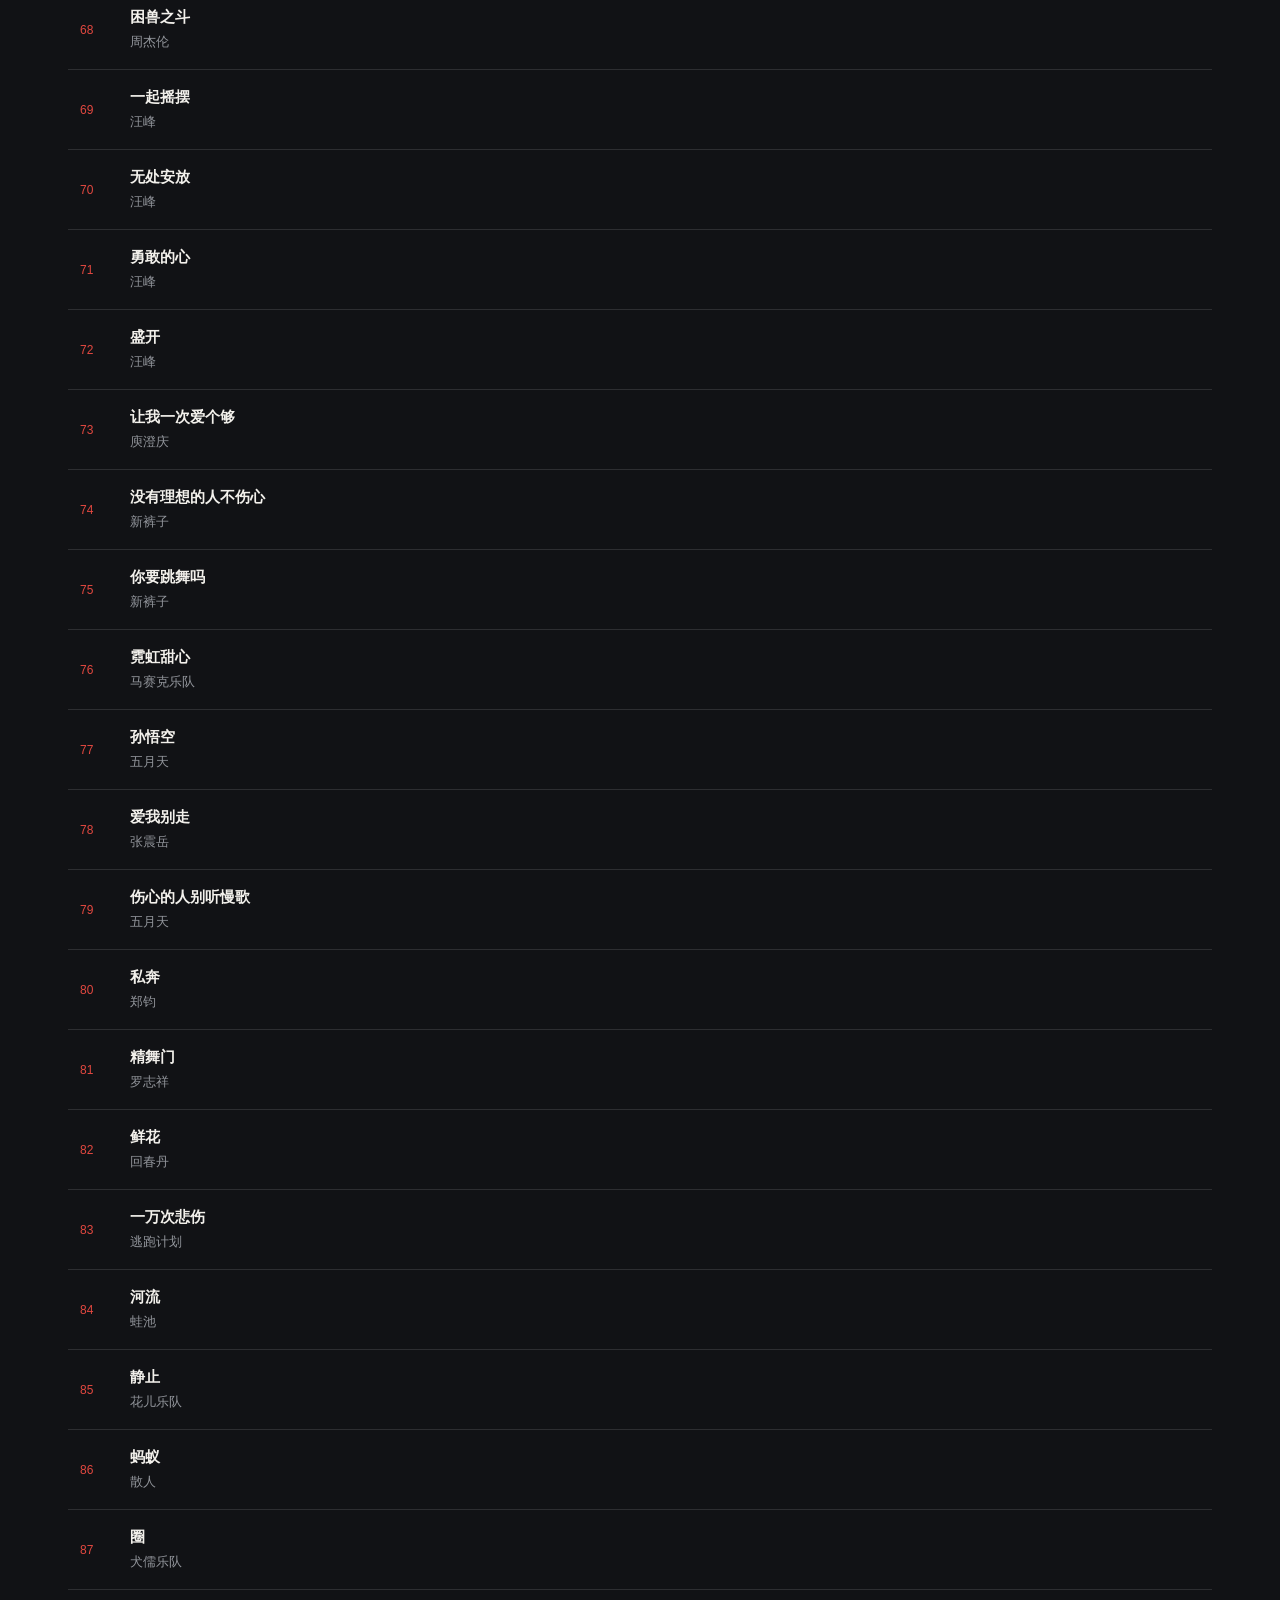
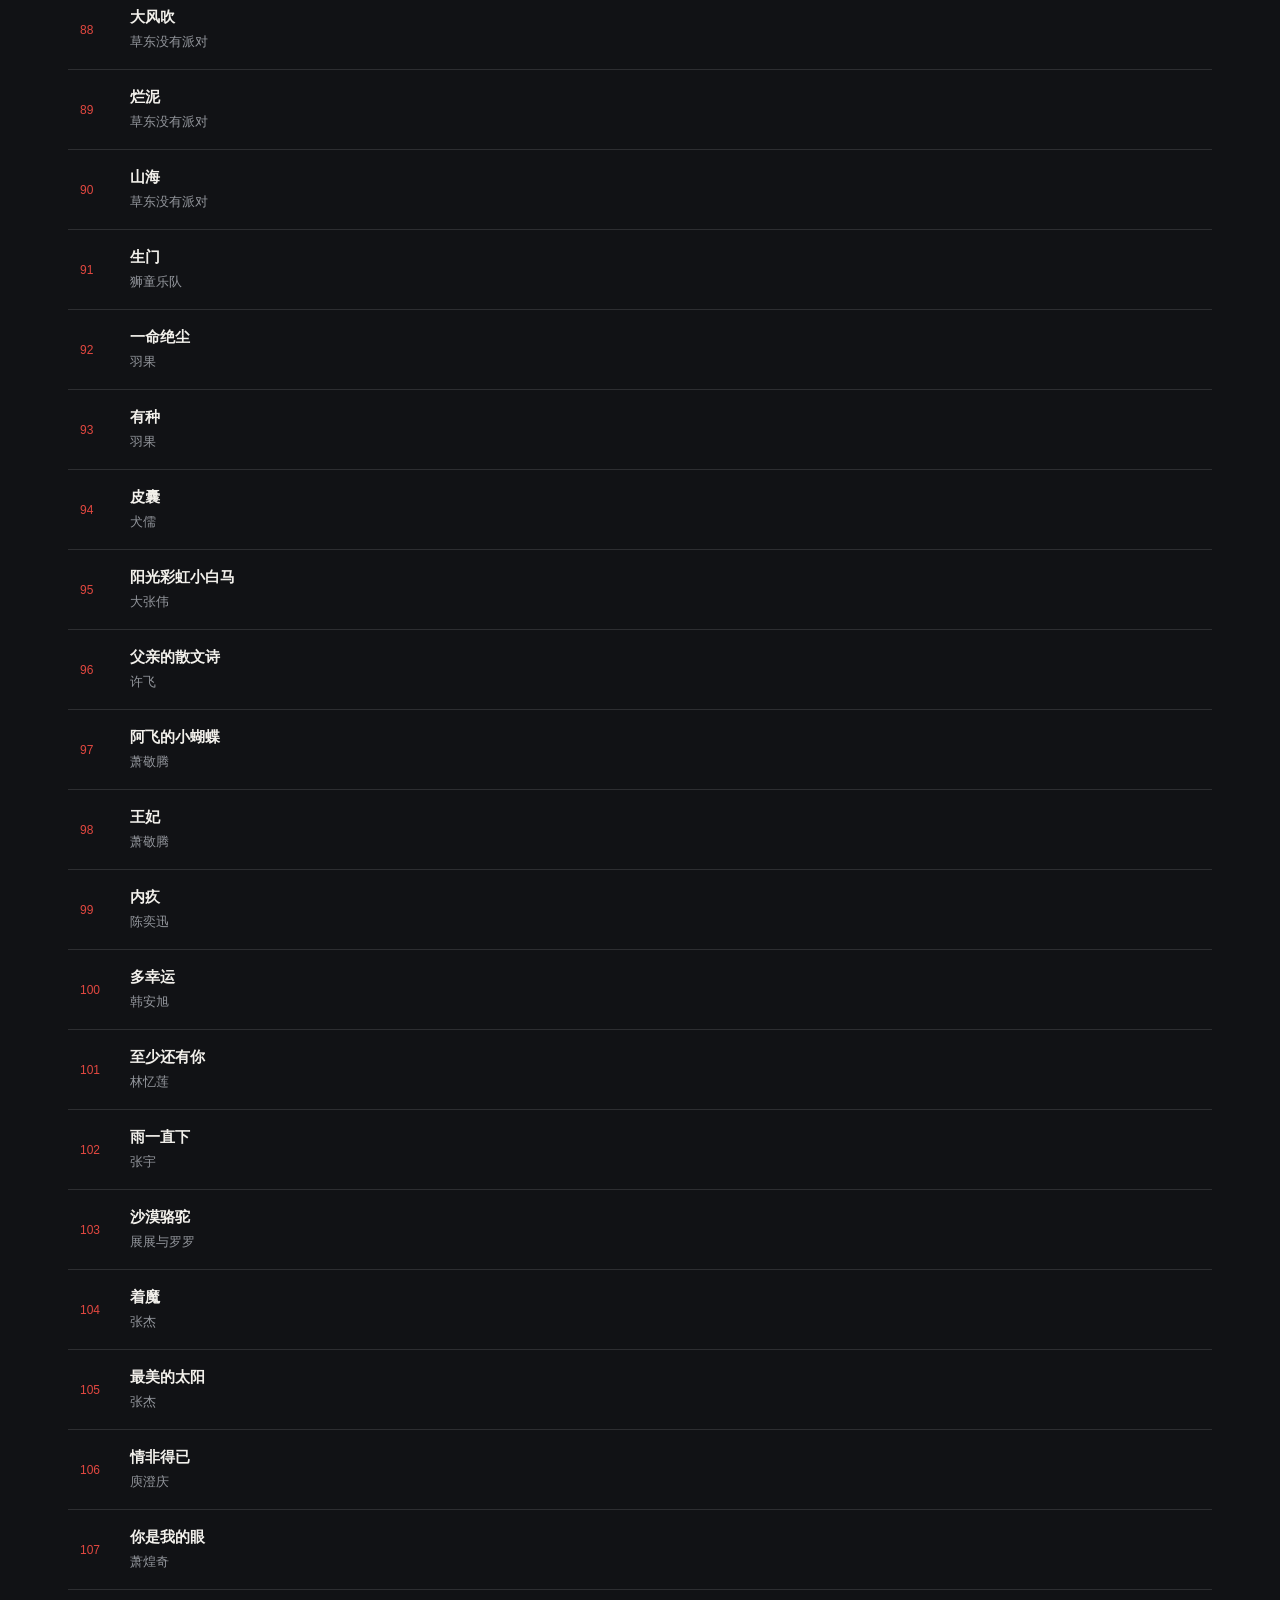
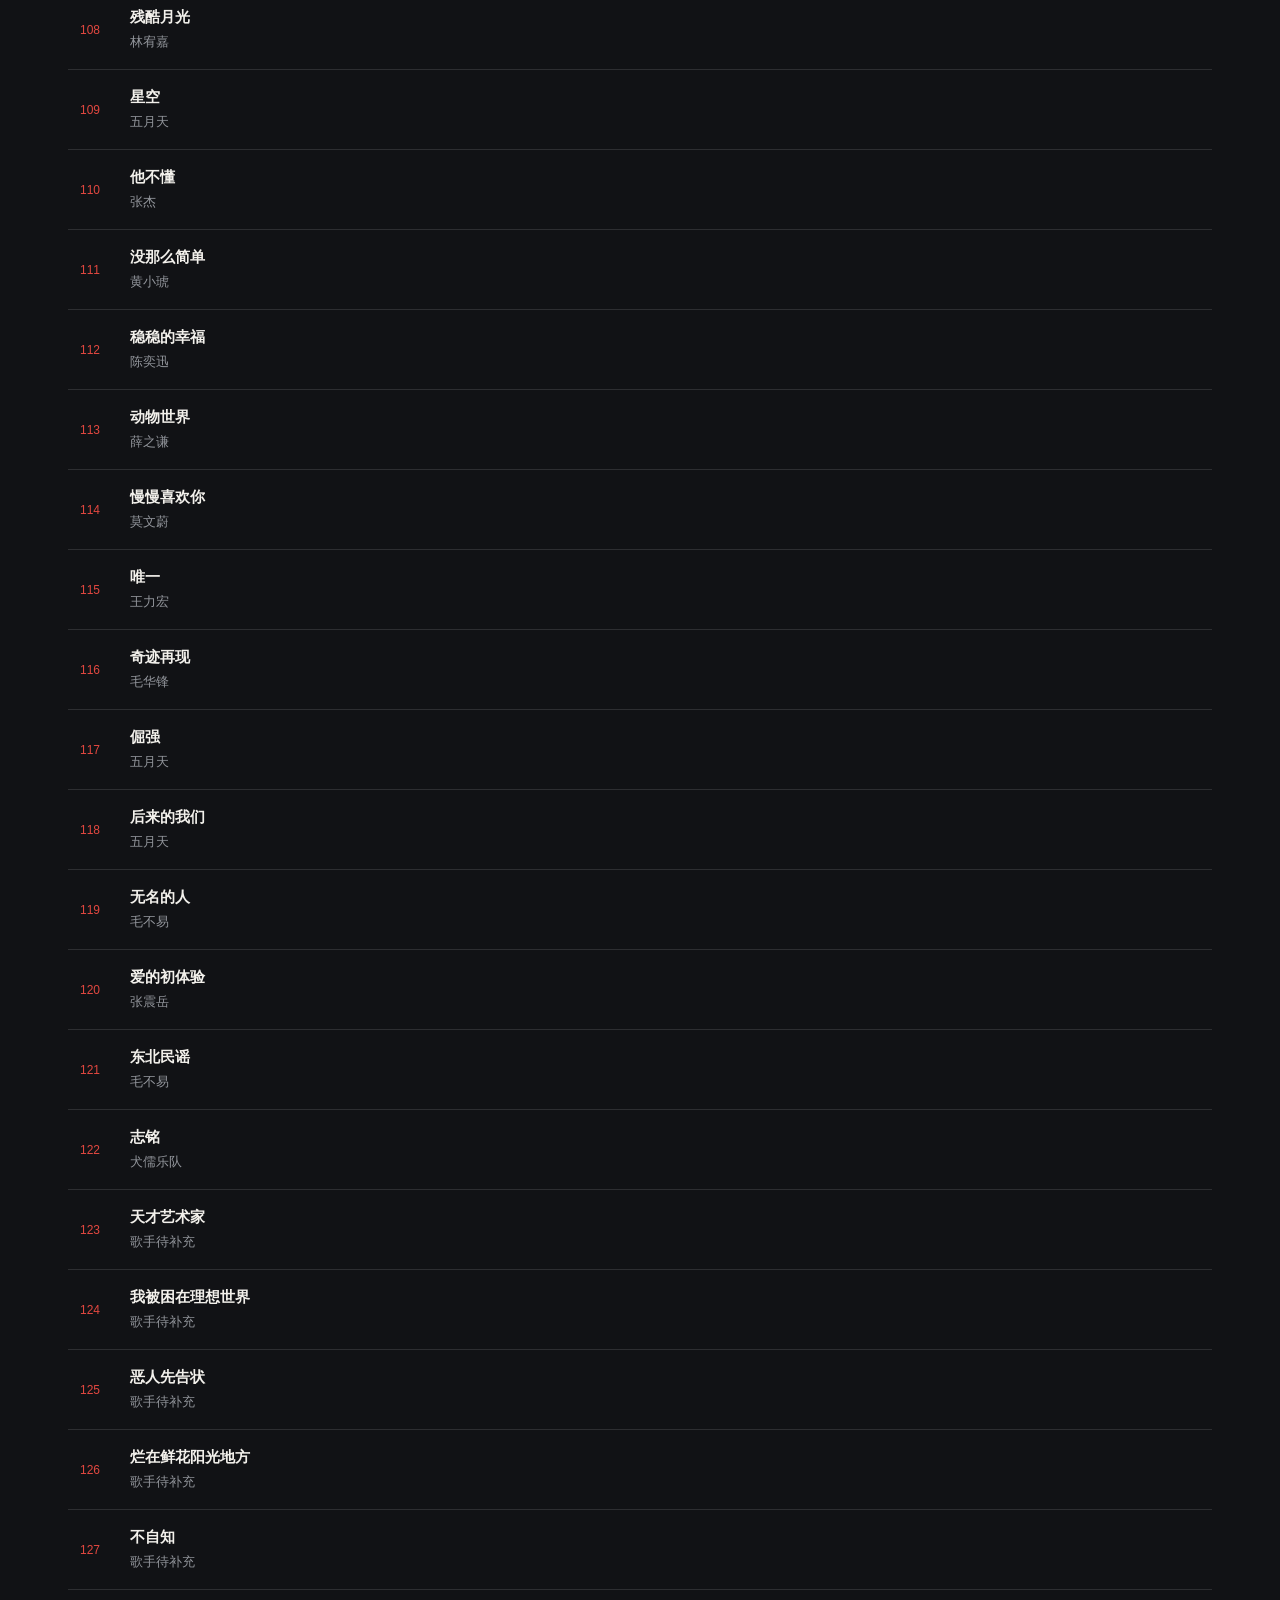
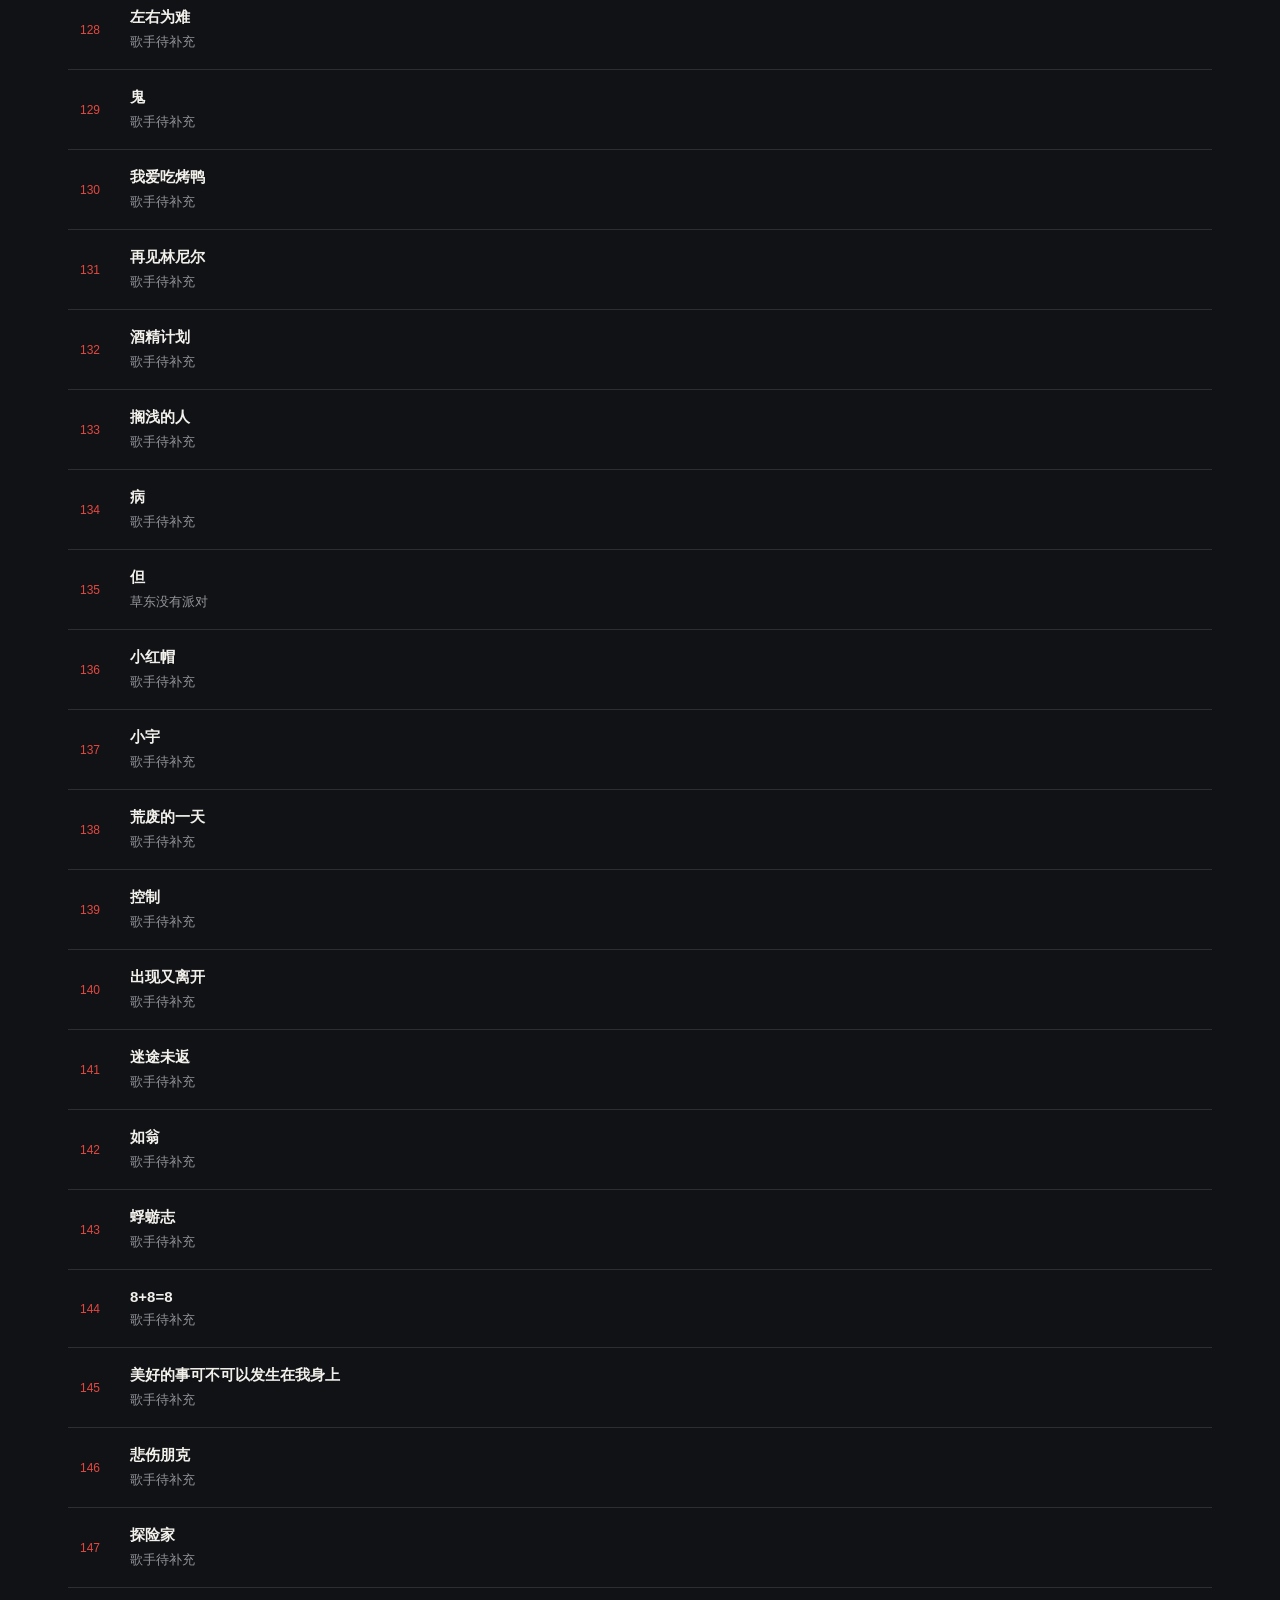
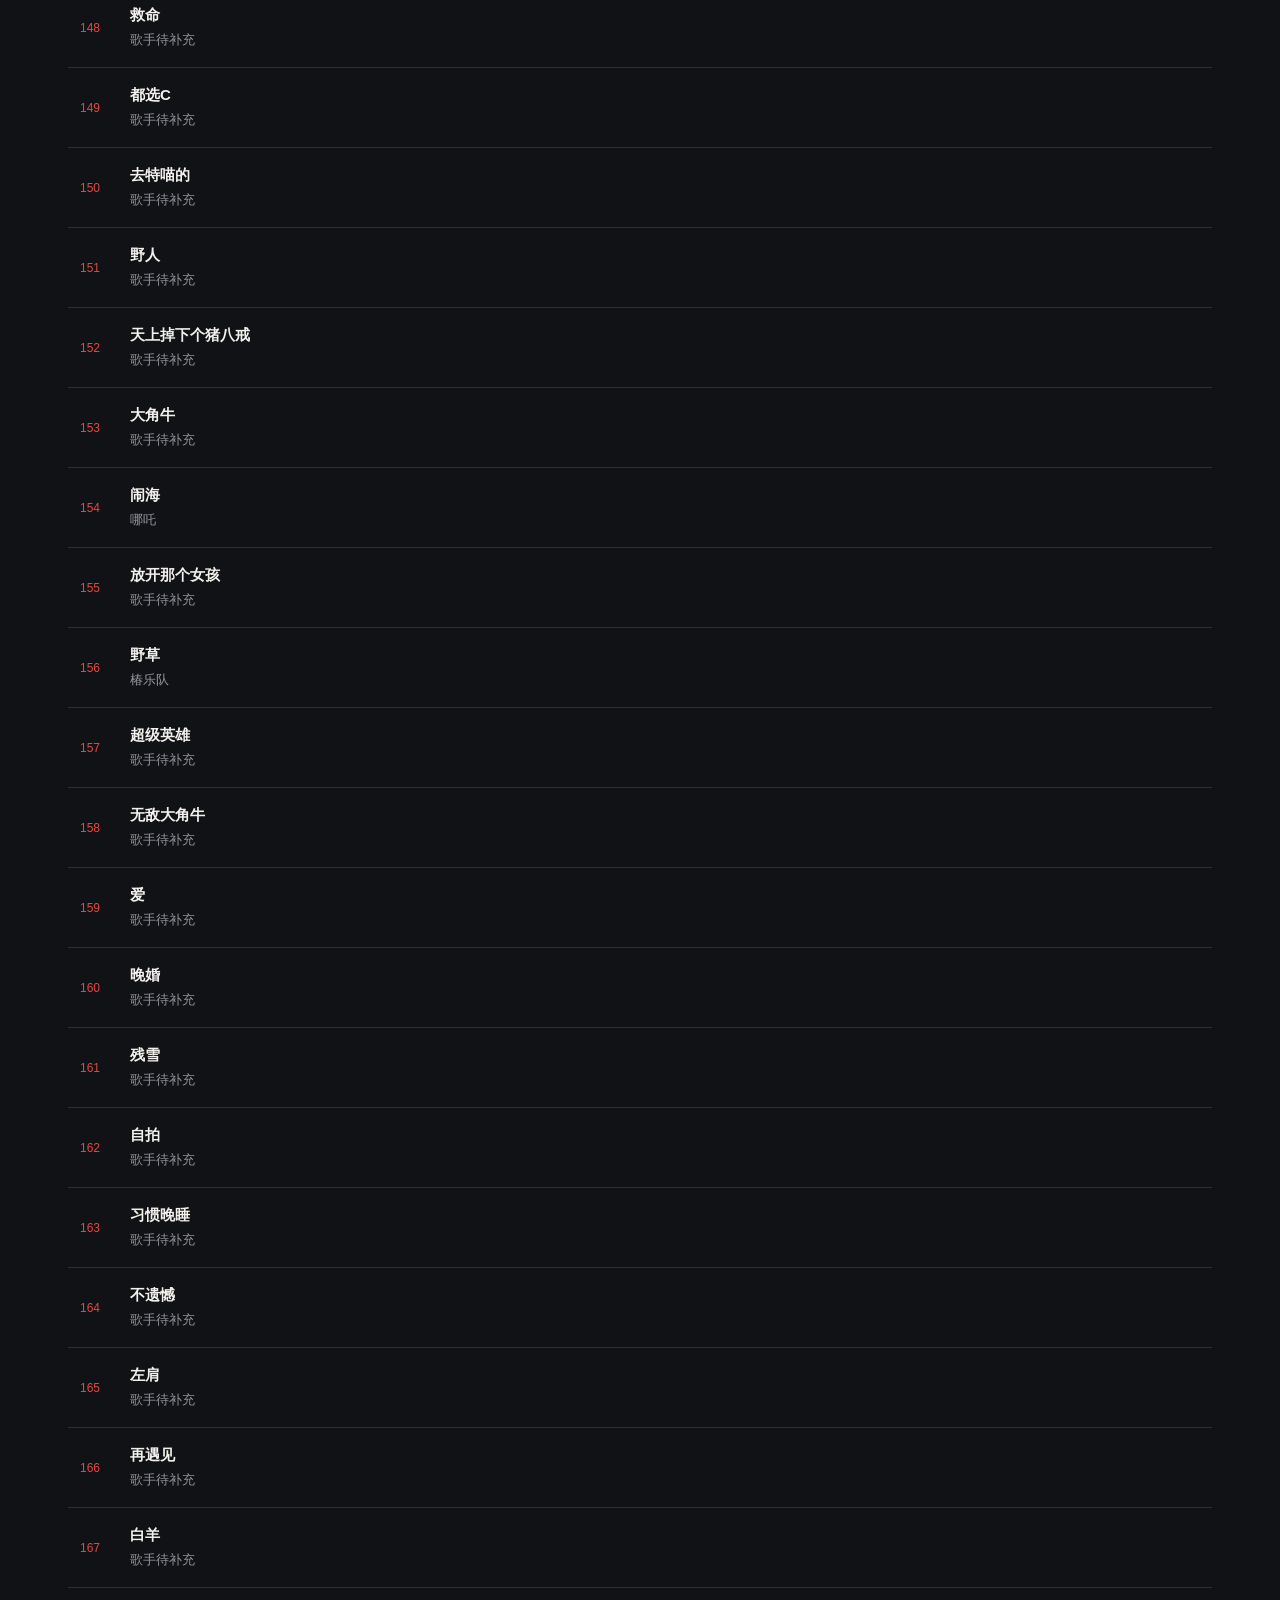
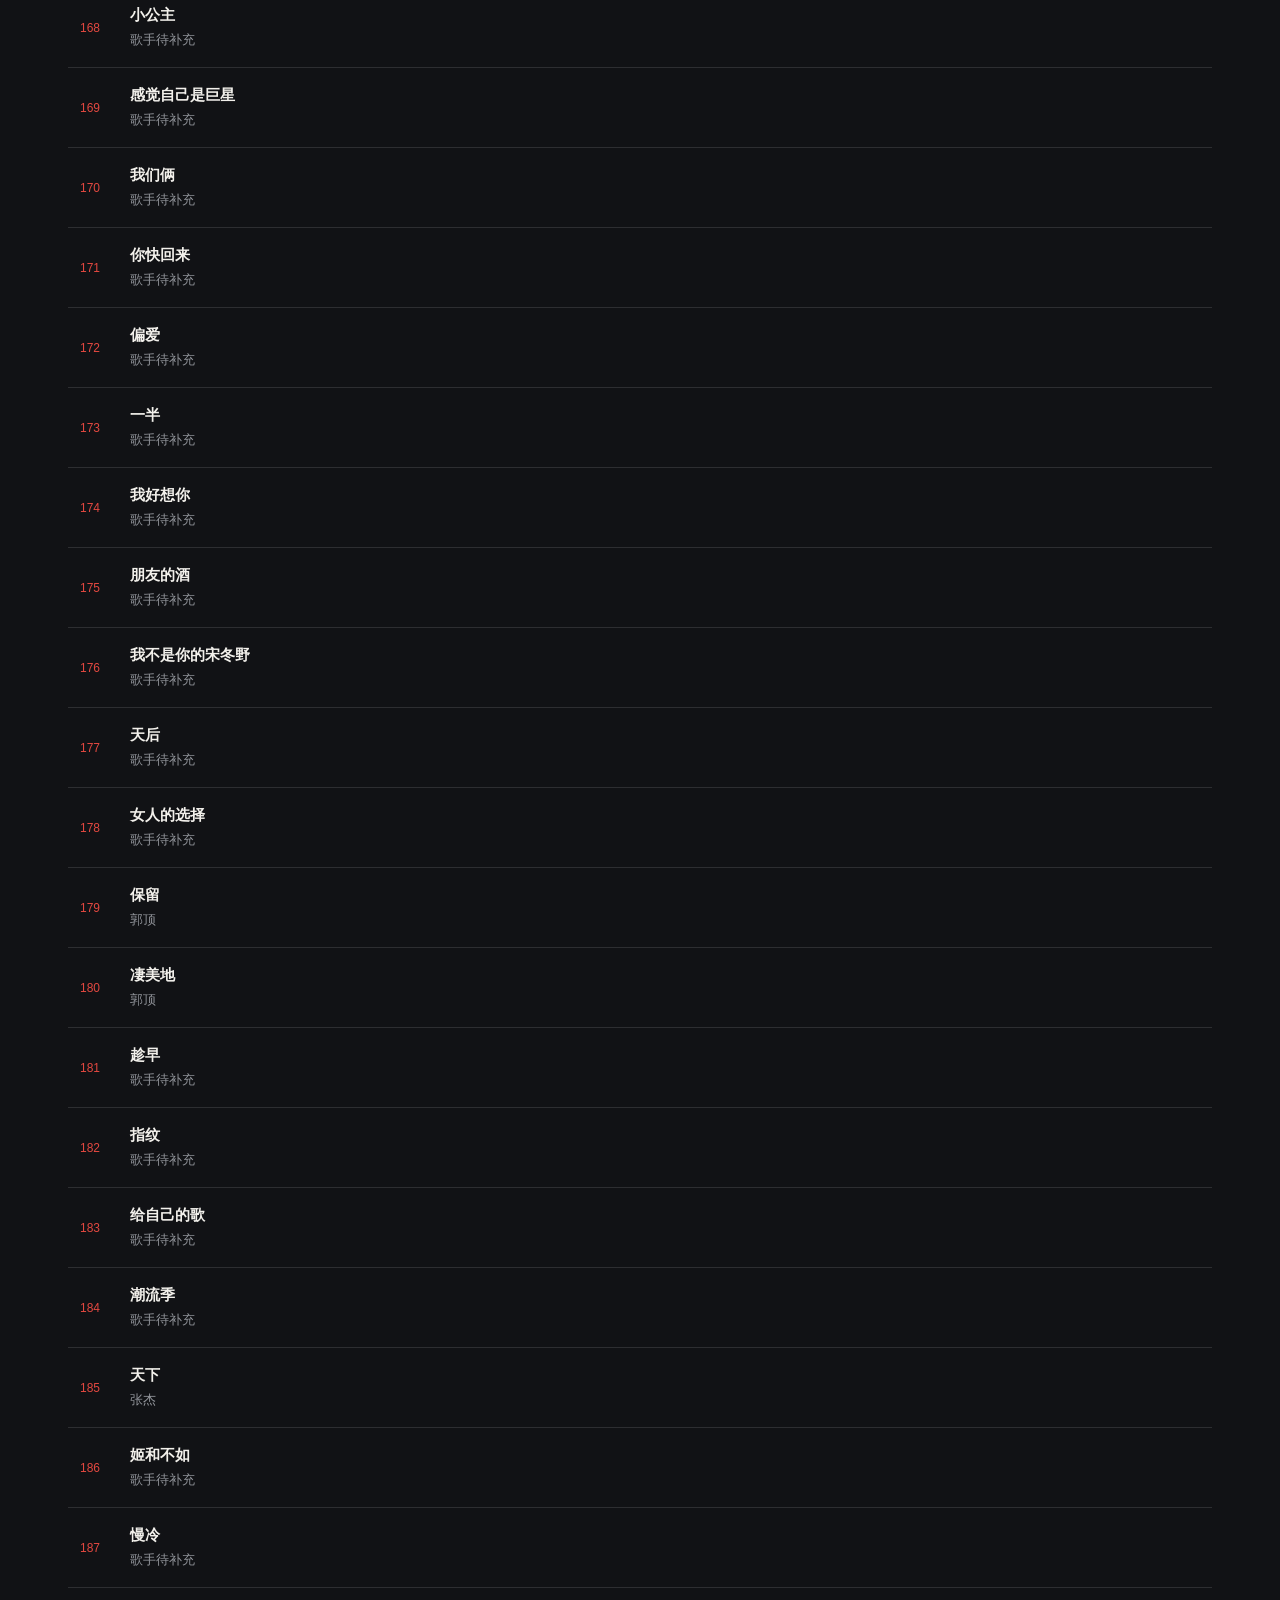
<file: KSmusiclist/index.html>
<!DOCTYPE html>
<html lang="zh-CN">
<head>
  <meta charset="UTF-8">
  <meta name="viewport" content="width=device-width, initial-scale=1.0">
  <title>LIVEWIRE | 空嗓的歌单</title>
  <link rel="stylesheet" href="style.css">
</head>
<body>

<!-- LIVEWIRE 开屏动画 -->
<div id="intro-screen" class="intro-screen">
  <div class="intro-noise"></div>
  <div class="intro-content">

    <p class="intro-status">
      <span class="intro-light"></span>
      LIVEWIRE // SYSTEM BOOT
    </p>

    <div class="intro-logo">LIVEWIRE</div>

    <div class="intro-wave" aria-hidden="true">
      <i></i><i></i><i></i><i></i><i></i>
      <i></i><i></i><i></i><i></i><i></i>
      <i></i><i></i><i></i><i></i><i></i>
      <i></i><i></i><i></i><i></i><i></i>
      <i></i>
    </div>

    <p class="intro-message" id="intro-message">
      ESTABLISHING CONNECTION...
    </p>

    <div class="intro-progress">
      <div class="intro-progress-bar" id="intro-progress-bar"></div>
    </div>

    <p class="intro-footer">A NEW SIGNAL IS COMING</p>

  </div>

  <button id="intro-skip" class="intro-skip" type="button">
    SKIP INTRO ↗
  </button>
</div>
<!-- LIVEWIRE 开屏动画结束 -->
    
<!-- LIVEWIRE 动态舞台背景 -->
<video
  class="stage-video"
  autoplay
  muted
  loop
  playsinline
  preload="metadata"
  aria-hidden="true"
>
  <source src="assets/动态舞台效果.mp4" type="video/mp4">
</video>


  <!-- 顶部导航 -->
  <header class="navbar">
    <a class="brand" href="#">〽 LIVEWIRE</a>
    <nav>
      <a href="#home">首页</a>
      <a href="#playlist">完整歌单</a>
    </nav>
  </header>

  <main>
    <!-- 首页主视觉 -->
    <section class="hero" id="home">

      <!-- 左侧：主播信息 -->
      <div class="profile">
        <img
          class="avatar"
          src="assets/avatar.jpg"
          alt="给我个图"
        >

        
<div class="name-with-signal">
  <h1>空嗓</h1>
  <span class="radio-wave" aria-label="电波信号">
    <i></i>
    <i></i>
    <i></i>
  </span>
</div>


        <p class="slogan">
          说别人不敢说的，做别人不敢做的。
        </p>

        <p class="subtitle">HARD ROCK · LIVE SESSION</p>
      </div>

      <!-- 右侧：推荐曲目 -->
      <div class="recommendations">
        <div class="section-heading">
          
<div class="heading-title">
  <h2>精选推荐</h2>
  <div class="signal-meter" aria-label="音频信号装饰">
    <span></span>
    <span></span>
    <span></span>
    <span></span>
    <span></span>
    <span></span>
    <span></span>
  </div>
</div>

          <button id="shuffle-btn" type="button">换一批 ↻</button>
        </div>

        <div class="featured-tracks" id="featured-tracks">
          <!-- 推荐曲目由 JavaScript 自动生成 -->
        </div>
      </div>

    </section>

    <!-- 完整歌单 -->
    <section class="playlist" id="playlist">
      <h2>完整歌单</h2>

      <input
        id="search"
        type="search"
        placeholder="搜索歌名或歌手..."
      >

      <div class="categories" id="categories">
        <!-- 分类按钮由 JavaScript 自动生成 -->
      </div>

      <div class="song-list" id="song-list">
        <!-- 歌曲列表由 JavaScript 自动生成 -->
      </div>
    </section>
  </main>

  <footer>
    <span>LIVEWIRE</span>
    <p>FEEL THE VOLTAGE.</p>
  </footer>

  <script src="script.js"></script>
</body>
</html>
</file>
<file: style.css>
/* LIVEWIRE 基础视觉系统 */
:root {
  --bg: #111214;
  --panel: #1b1d21;
  --red: #e34840;
  --white: #f2f0eb;
  --gray: #92959b;
  --line: rgba(255, 255, 255, 0.12);
}

* {
  box-sizing: border-box;
}

html {
  scroll-behavior: smooth;
}

body {
  margin: 0;
  background: var(--bg);
  color: var(--white);
  font-family: Arial, "Microsoft YaHei", sans-serif;
}

/* 顶部导航 */
.navbar {
  height: 76px;
  padding: 0 6%;
  display: flex;
  justify-content: space-between;
  align-items: center;
  border-bottom: 1px solid var(--line);
}

.brand {
  color: var(--white);
  text-decoration: none;
  font-size: 24px;
  font-weight: 900;
  font-style: italic;
  letter-spacing: 2px;
}

.navbar nav {
  display: flex;
  gap: 32px;
}

.navbar nav a {
  color: var(--gray);
  text-decoration: none;
  transition: color 0.2s;
}

.navbar nav a:hover {
  color: var(--red);
}

/* 首页主视觉 */
.hero {
  min-height: 560px;
  padding: 70px 7%;
  display: grid;
  grid-template-columns: 0.9fr 1.1fr;
  gap: 48px;
  align-items: center;
  position: relative;
  overflow: hidden;
  background:
    radial-gradient(ellipse at 75% 40%,
      rgba(227, 72, 64, 0.14), transparent 45%),
    linear-gradient(120deg, #15171b, #22252c 60%, #171719);
}

/* 轻微舞台光效 */
.hero::before {
  content: "";
  position: absolute;
  inset: 0;
  pointer-events: none;
  background:
    linear-gradient(115deg, transparent 35%,
      rgba(255,255,255,0.045) 48%,
      transparent 60%);
}

.profile,
.recommendations {
  position: relative;
  z-index: 1;
  min-width: 0;
}

.avatar {
  width: 76px;
  height: 76px;
  border-radius: 50%;
  object-fit: cover;
  border: 2px solid var(--red);
  display: block;
  margin-bottom: 18px;
  background: var(--panel);
}

.profile h1 {
  font-size: 30px;
  margin: 0 0 14px;
}

.slogan {
  font-size: 17px;
  line-height: 1.9;
}

.subtitle {
  color: var(--gray);
  font-size: 11px;
  letter-spacing: 2px;
  margin-top: 24px;
}

/* 推荐歌曲 */
.section-heading {
  display: flex;
  align-items: center;
  justify-content: space-between;
  gap: 12px;
  margin-bottom: 20px;
}

.section-heading h2 {
  font-size: 22px;
  margin: 0;
}

#shuffle-btn {
  color: var(--white);
  border: 1px solid var(--red);
  background: transparent;
  border-radius: 30px;
  padding: 10px 18px;
  cursor: pointer;
}

#shuffle-btn:hover {
  background: var(--red);
}


.featured-tracks {
  display: grid;
  grid-template-columns: repeat(2, minmax(0, 1fr));
  gap: 16px;
  align-items: start;
}


/* 完整歌单 */
.playlist {
  max-width: 1200px;
  margin: 0 auto;
  padding: 60px 28px 90px;
}

.playlist h2 {
  font-size: 30px;
  margin-top: 0;
}

#search {
  width: 100%;
  max-width: 480px;
  padding: 13px 16px;
  margin: 12px 0 20px;
  color: var(--white);
  background: var(--panel);
  border: 1px solid var(--line);
  border-radius: 30px;
  outline: none;
}

#search:focus {
  border-color: var(--red);
}

.categories {
  display: flex;
  flex-wrap: wrap;
  gap: 10px;
  margin-bottom: 24px;
}

.song-list {
  border-top: 1px solid var(--line);
}

footer {
  padding: 28px 6%;
  border-top: 1px solid var(--line);
  color: var(--gray);
  letter-spacing: 2px;
}

/* 手机端适配 */
@media (max-width: 600px) {
  .navbar {
    height: 64px;
    padding: 0 20px;
  }

  .brand {
    font-size: 20px;
  }

  .navbar nav {
    gap: 14px;
    font-size: 13px;
  }

  .hero {
    min-height: auto;
    padding: 42px 20px;
    grid-template-columns: 1fr;
    gap: 36px;
  }

  .profile h1 {
    font-size: 26px;
  }

  .slogan {
    font-size: 15px;
  }

  
.featured-tracks {
  display: grid;
  grid-template-columns: 1fr;
  gap: 10px;
  overflow-x: visible;
  overflow-y: visible;
  padding: 0;
}

.featured-tracks .track-card {
  width: 100%;
  min-width: 0;
  box-sizing: border-box;
  padding: 13px 16px;
  transform: none;
}

.featured-tracks .track-card:hover {
  transform: none;
}


  .playlist {
    padding: 42px 20px 60px;
  }

  .playlist h2 {
    font-size: 26px;
  }

  .categories {
    flex-wrap: nowrap;
    overflow-x: auto;
    padding-bottom: 8px;
  }
}

/* 精选歌曲卡片 */

/* LIVEWIRE：工业风歌曲卡片 */
.track-card {
  position: relative;
  overflow: hidden;
  isolation: isolate;

  background:
    linear-gradient(
      135deg,
      rgba(43, 44, 49, 0.97),
      rgba(25, 26, 30, 0.98)
    );

  border: 1px solid #414147;
  border-radius: 12px;
  padding: 20px;

  box-shadow:
    inset 0 1px 0 rgba(255, 255, 255, 0.035),
    0 8px 22px rgba(0, 0, 0, 0.12);

  transition:
    transform 0.25s ease,
    border-color 0.25s ease,
    box-shadow 0.25s ease,
    background 0.25s ease;
}

/* 左侧红色警示灯条 */
.track-card::before {
  content: "";
  position: absolute;
  z-index: -1;
  top: 0;
  left: 0;
  width: 3px;
  height: 100%;

  background: linear-gradient(
    180deg,
    #ff554d,
    #9d2927 70%,
    #4c2021
  );

  transition: width 0.25s ease;
}

/* 卡片顶部的微弱金属反光 */
.track-card::after {
  content: "";
  position: absolute;
  z-index: -1;
  inset: 0;
  pointer-events: none;

  background: linear-gradient(
    115deg,
    rgba(255, 255, 255, 0.045),
    transparent 32%
  );

  opacity: 0.7;
  transition: opacity 0.25s ease;
}

/* 鼠标悬停：轻微抬起，红色边缘增强 */
.track-card:hover {
  transform: translateY(-4px);
  border-color: rgba(232, 70, 63, 0.65);

  box-shadow:
    inset 0 1px 0 rgba(255, 255, 255, 0.06),
    0 12px 28px rgba(0, 0, 0, 0.28),
    0 0 18px rgba(190, 42, 38, 0.08);
}

.track-card:hover::before {
  width: 5px;
}

.track-card:hover::after {
  opacity: 1;
}

/* 尊重系统的减少动态效果设置 */
@media (prefers-reduced-motion: reduce) {
  .track-card,
  .track-card::before,
  .track-card::after {
    transition: none;
  }

  .track-card:hover {
    transform: none;
  }
}


.track-card h3 {
  margin: 0 0 12px;
  font-size: 19px;
}

.track-card p {
  color: #b7b8be;
  font-size: 13px;
  line-height: 1.7;
}

.track-card .track-tags {
  color: #e87972;
  font-size: 12px;
}

.track-card button {
  padding: 8px 14px;
  color: #f2f0eb;
  background: transparent;
  border: 1px solid rgba(255, 255, 255, 0.25);
  border-radius: 5px;
  cursor: pointer;
  transition: background 0.2s ease;
}

.track-card button:hover {
  background: #e34840;
  border-color: #e34840;
}

.track-card:nth-child(2) {
  transform: translateY(18px);
}

.track-card:nth-child(4) {
  transform: translateY(10px);
}

@media (max-width: 600px) {
  .track-card:nth-child(2),
  .track-card:nth-child(4) {
    transform: none;
  }
}

/* 完整歌单行 */
.song-row {
  display: flex;
  align-items: center;
  gap: 20px;
  padding: 18px 12px;
  border-bottom: 1px solid var(--line);
  transition: background 0.2s, padding 0.2s;
}

.song-row:hover {
  background: rgba(227, 72, 64, 0.06);
  padding-left: 18px;
}

.song-number {
  color: var(--red);
  font-size: 12px;
  min-width: 30px;
  font-variant-numeric: tabular-nums;
}

.song-info {
  display: flex;
  flex-direction: column;
  gap: 6px;
}

.song-info strong {
  font-size: 15px;
}

.song-info span {
  color: var(--gray);
  font-size: 13px;
}

.category-btn {
  flex-shrink: 0;
  padding: 8px 16px;
  border: 1px solid var(--line);
  border-radius: 24px;
  color: var(--gray);
  background: transparent;
  cursor: pointer;
  transition: 0.2s ease;
}

.category-btn:hover,
.category-btn.active {
  color: var(--white);
  border-color: var(--red);
  background: rgba(227, 72, 64, 0.12);
}
.song-info strong {
  cursor: pointer;
  transition: color 0.2s ease;
}

.song-info strong:hover {
  color: var(--red);
}

/* LIVEWIRE：动态舞台氛围 */

/* LIVEWIRE：动态舞台氛围 */
.hero {
  isolation: isolate;
  position: relative;
}

/* 红色聚光：集中在推荐歌曲区域 */
.hero::after {
  content: "";
  position: absolute;
  z-index: 0;
  top: -120px;
  right: -40px;
  width: 620px;
  height: 560px;
  pointer-events: none;
  border-radius: 50%;

  background: radial-gradient(
    ellipse at center,
    rgba(190, 42, 38, 0.20) 0%,
    rgba(150, 32, 30, 0.10) 38%,
    transparent 72%
  );

  filter: blur(45px);
  animation: stageGlow 12s ease-in-out infinite alternate;
}

/* 灰白色烟雾与斜向舞台光束 */
.hero::before {
  content: "";
  position: absolute;
  inset: 0;
  z-index: 0;
  pointer-events: none;

  background:
    radial-gradient(
      ellipse at 20% 80%,
      rgba(155, 165, 180, 0.07),
      transparent 55%
    ),
    linear-gradient(
      115deg,
      transparent 35%,
      rgba(255, 255, 255, 0.035) 48%,
      transparent 60%
    );

  background-size: 100% 100%, 200% 100%;
  background-position: center, 0% 50%;
  animation: stageMist 18s ease-in-out infinite alternate;
}

@keyframes stageGlow {
  from {
    transform: translate(-15px, 0) scale(0.92);
    opacity: 0.65;
  }

  to {
    transform: translate(20px, 30px) scale(1.08);
    opacity: 1;
  }
}

@keyframes stageMist {
  from {
    background-position: center, 0% 50%;
  }

  to {
    background-position: center, 100% 50%;
  }
}

@media (prefers-reduced-motion: reduce) {
  .hero::before,
  .hero::after {
    animation: none;
  }
}


/* LIVEWIRE：歌曲信息视觉强化 */

/* 歌曲标题 */
.track-card h3 {
  color: #f0efec;
  font-weight: 750;
  letter-spacing: 0.2px;
  transition: color 0.2s ease;
}

.track-card:hover h3 {
  color: #ffffff;
}

/* 歌手名称 */
.track-card p {
  color: #a9a9b0;
}

/* 歌曲标签：低调的警示红 */
.track-card .song-tags,
.track-card .tags {
  color: #ed716b;
}

/* 复制按钮：工业控制按钮 */
.track-card button {
  background: rgba(255, 255, 255, 0.015);
  color: #d8d7d5;
  border: 1px solid #55545b;
  border-radius: 5px;
  padding: 9px 14px;
  font-size: 13px;
  font-weight: 600;
  transition:
    background 0.2s ease,
    border-color 0.2s ease,
    color 0.2s ease;
}

.track-card button:hover {
  background: rgba(205, 55, 49, 0.12);
  border-color: #d94a44;
  color: #ffffff;
}

.track-card button:active {
  background: rgba(205, 55, 49, 0.24);
}

/* LIVEWIRE：音频信号刻度 */
.heading-title {
  display: flex;
  align-items: center;
  gap: 14px;
}

.signal-meter {
  display: flex;
  align-items: center;
  gap: 3px;
  height: 22px;
  opacity: 0.85;
}

.signal-meter span {
  display: block;
  width: 3px;
  height: 6px;
  border-radius: 1px;
  background: #d94a44;
  transform-origin: center;
  animation: signalPulse 0.85s ease-in-out infinite alternate;
}

/* 不同高度与节奏，模拟真实电平 */
.signal-meter span:nth-child(1) {
  animation-delay: -0.2s;
}

.signal-meter span:nth-child(2) {
  height: 13px;
  animation-delay: -0.6s;
}

.signal-meter span:nth-child(3) {
  height: 19px;
  animation-delay: -0.35s;
}

.signal-meter span:nth-child(4) {
  height: 10px;
  animation-delay: -0.7s;
}

.signal-meter span:nth-child(5) {
  height: 17px;
  animation-delay: -0.1s;
}

.signal-meter span:nth-child(6) {
  height: 8px;
  animation-delay: -0.5s;
}

.signal-meter span:nth-child(7) {
  height: 14px;
  animation-delay: -0.3s;
}

@keyframes signalPulse {
  from {
    transform: scaleY(0.45);
    opacity: 0.5;
  }

  to {
    transform: scaleY(1);
    opacity: 1;
  }
}

@media (prefers-reduced-motion: reduce) {
  .signal-meter span {
    animation: none;
  }
}

/* LIVEWIRE：机械式换歌按钮 */
#shuffle-btn {
  position: relative;
  overflow: hidden;

  padding: 10px 17px;
  color: #e7e5e2;
  background: linear-gradient(
    180deg,
    #303035 0%,
    #222226 100%
  );

  border: 1px solid #555158;
  border-radius: 6px;

  font-size: 13px;
  font-weight: 650;
  letter-spacing: 0.4px;

  box-shadow:
    inset 0 1px 0 rgba(255, 255, 255, 0.06),
    0 3px 0 #141416;

  cursor: pointer;

  transition:
    transform 0.15s ease,
    border-color 0.2s ease,
    background 0.2s ease,
    box-shadow 0.15s ease;
}

/* 按钮表面掠过一层微弱红光 */
#shuffle-btn::before {
  content: "";
  position: absolute;
  inset: 0;
  pointer-events: none;

  background: linear-gradient(
    110deg,
    transparent 20%,
    rgba(230, 70, 63, 0.15) 50%,
    transparent 80%
  );

  transform: translateX(-120%);
  transition: transform 0.35s ease;
}

#shuffle-btn:hover {
  color: #ffffff;
  background: linear-gradient(
    180deg,
    #3a2a2b 0%,
    #292224 100%
  );

  border-color: #d94a44;

  box-shadow:
    inset 0 1px 0 rgba(255, 255, 255, 0.07),
    0 3px 0 #141416,
    0 0 12px rgba(217, 74, 68, 0.12);
}

#shuffle-btn:hover::before {
  transform: translateX(120%);
}

#shuffle-btn:active {
  transform: translateY(2px);

  box-shadow:
    inset 0 2px 4px rgba(0, 0, 0, 0.3),
    0 1px 0 #141416;
}

#shuffle-btn:focus-visible {
  outline: 2px solid #e45b55;
  outline-offset: 3px;
}

@media (prefers-reduced-motion: reduce) {
  #shuffle-btn,
  #shuffle-btn::before {
    transition: none;
  }
}

/* LIVEWIRE：手机端紧凑推荐布局 */
@media (max-width: 768px) {
  .featured-tracks {
    display: grid;
    grid-template-columns: repeat(2, minmax(0, 1fr));
    gap: 10px;
    overflow: visible;
    padding: 0;
  }

  .featured-tracks .track-card {
    width: 100%;
    min-width: 0;
    box-sizing: border-box;
    padding: 12px 12px 13px;
    border-radius: 10px;
  }

  .featured-tracks .track-card h3 {
    font-size: 15px;
    line-height: 1.4;
    margin-bottom: 6px;
  }

  .featured-tracks .track-card p {
    font-size: 12px;
    line-height: 1.5;
    margin-bottom: 8px;
  }

  .featured-tracks .track-card button {
    padding: 6px 9px;
    font-size: 12px;
  }

  .featured-tracks .track-card:hover {
    transform: none;
  }
}

/* LIVEWIRE：手机端超紧凑歌曲卡片 */
@media (max-width: 768px) {
  .featured-tracks {
    gap: 7px;
  }

  .featured-tracks .track-card {
    padding: 9px 10px;
    border-radius: 8px;
  }

  .featured-tracks .track-card h3 {
    font-size: 14px;
    line-height: 1.3;
    margin-top: 0;
    margin-bottom: 4px;
  }

  .featured-tracks .track-card p {
    font-size: 11px;
    line-height: 1.35;
    margin-top: 0;
    margin-bottom: 5px;
  }

  .featured-tracks .track-card button {
    padding: 5px 8px;
    font-size: 11px;
    line-height: 1.3;
  }
}

/* LIVEWIRE：空嗓 · 先锋故障字标 */
.profile h1 {
  display: inline-block;
  position: relative;

  color: #f2f0ed;
  font-weight: 900;
  font-style: italic;
  letter-spacing: 2px;

  transform: skewX(-6deg);
  text-shadow:
    2px 0 rgba(235, 65, 60, 0.75),
    -2px 0 rgba(70, 180, 255, 0.55);

  animation: vocalGlitch 5s infinite;
}

/* 红蓝色散与像素切片 */

/* LIVEWIRE：空嗓 · 透明色散字标 */
.profile h1 {
  display: inline-block;
  position: relative;

  color: #f5f3f0;
  font-weight: 900;
  font-style: italic;
  letter-spacing: 2px;

  transform: skewX(-6deg);

  /* 更鲜艳但轻盈的光学色差 */
  text-shadow:
    -1px 0 rgba(0, 220, 255, 0.72),
    1px 0 rgba(255, 40, 100, 0.72),
    0 0 8px rgba(255, 255, 255, 0.12);

  animation: vocalGlitch 6s infinite;
}


/* LIVEWIRE：空嗓 · 轻盈色散字标 */

/* LIVEWIRE：空嗓 · 极简红色字标 */
.profile h1 {
  display: inline-block;
  position: relative;

  color: #ef514b;
  font-family: inherit;
  font-size: 28px;
  font-weight: 400;
  font-style: italic;
  letter-spacing: 2px;
  line-height: 1.3;

  transform: skewX(-5deg);

  text-shadow:
    0 0 1px rgba(255, 255, 255, 0.9),
    0 0 5px rgba(255, 255, 255, 0.22),
    0 0 12px rgba(239, 81, 75, 0.16);
}

/* 关闭之前的色散图层 */
.profile h1::before,
.profile h1::after {
  content: none;
}

/* 主播名字与电波符号 */
.name-with-signal {
  display: flex;
  align-items: center;
  gap: 12px;
}

.name-with-signal .profile h1 {
  margin: 0;
}

.name-with-signal h1 {
  margin: 0;
}

.radio-wave {
  display: flex;
  align-items: center;
  gap: 3px;
  height: 24px;
  transform: skewX(-8deg);
}

.radio-wave i {
  display: block;
  width: 3px;
  border-radius: 2px;
  background: #ef514b;
  box-shadow: 0 0 5px rgba(239, 81, 75, 0.35);
}

.radio-wave i:nth-child(1) {
  height: 8px;
}

.radio-wave i:nth-child(2) {
  height: 18px;
}

.radio-wave i:nth-child(3) {
  height: 12px;
}

/* LIVEWIRE：动态舞台视频背景修复 */
html {
  min-height: 100%;
  background: #111214;
}

body {
  position: relative;
  isolation: isolate;
  min-height: 100vh;
  background: transparent;
  color: var(--white);
}

/* 视频层：固定在页面最底层，但不掉到浏览器页面背景后面 */
.stage-video {
  position: fixed;
  inset: 0;
  width: 100%;
  height: 100%;
  object-fit: cover;
  pointer-events: none;
  z-index: 0;
}

/* 暗色遮罩：位于视频上方 */
body::after {
  content: "";
  position: fixed;
  inset: 0;
  z-index: 1;
  pointer-events: none;
  background: linear-gradient(
    180deg,
    rgba(12, 13, 16, 0.55) 0%,
    rgba(12, 13, 16, 0.35) 45%,
    rgba(12, 13, 16, 0.78) 100%
  );
}

/* 页面内容位于视频与遮罩上方 */
body > *:not(.stage-video) {
  position: relative;
  z-index: 2;
}

/* 开屏动画始终覆盖整个页面 */
body > #intro-screen {
  position: fixed !important;
  inset: 0 !important;
  z-index: 99999 !important;
}

/* 手机端调整遮罩深度 */
@media (max-width: 768px) {
  body::after {
    background: rgba(12, 13, 16, 0.58);
  }
}

/* 手机端避免视频背景过亮 */
@media (max-width: 768px) {
  body::after {
    background: rgba(12, 13, 16, 0.58);
  }
}


/* 修复：首页背景遮挡动态舞台视频 */
.hero {
  background-color: transparent !important;
  background-image: none;
}

/* 首页内容层保持透明，让视频透出来 */
.profile,
.recommendations {
  background-color: transparent;
}

/* LIVEWIRE：半透明工业风歌曲卡片 */
.featured-tracks .track-card {
  background: rgba(18, 19, 23, 0.76);
  backdrop-filter: blur(8px);
  -webkit-backdrop-filter: blur(8px);

  border-color: rgba(110, 110, 120, 0.42);
}

/* LIVEWIRE：红色换歌按钮 */
#shuffle-btn {
  color: #ffffff;
  background: linear-gradient(
    180deg,
    #d93636 0%,
    #991f25 100%
  );

  border: 1px solid #f05a55;
  box-shadow:
    inset 0 1px 0 rgba(255, 255, 255, 0.18),
    0 3px 0 #521519,
    0 0 12px rgba(217, 54, 54, 0.15);
}

#shuffle-btn:hover {
  background: linear-gradient(
    180deg,
    #f04440 0%,
    #b9272c 100%
  );

  border-color: #ff7770;

  box-shadow:
    inset 0 1px 0 rgba(255, 255, 255, 0.22),
    0 3px 0 #521519,
    0 0 18px rgba(239, 65, 60, 0.3);
}

#shuffle-btn:active {
  background: #8f2025;
}

/* LIVEWIRE：半透明暗红换歌按钮 */
#shuffle-btn {
  color: rgba(255, 245, 245, 0.92);

  background: linear-gradient(
    180deg,
    rgba(105, 28, 32, 0.72),
    rgba(58, 18, 22, 0.78)
  );

  border: 1px solid rgba(190, 70, 70, 0.55);

  box-shadow:
    inset 0 1px 0 rgba(255, 255, 255, 0.07),
    0 3px 0 rgba(20, 10, 12, 0.55);
  
  backdrop-filter: blur(8px);
  -webkit-backdrop-filter: blur(8px);
}

#shuffle-btn:hover {
  background: linear-gradient(
    180deg,
    rgba(135, 35, 40, 0.78),
    rgba(75, 20, 25, 0.84)
  );

  border-color: rgba(220, 95, 90, 0.7);

  box-shadow:
    inset 0 1px 0 rgba(255, 255, 255, 0.09),
    0 3px 0 rgba(20, 10, 12, 0.55),
    0 0 12px rgba(170, 35, 40, 0.12);
}

#shuffle-btn:active {
  background: rgba(65, 18, 22, 0.88);
}

/* ========================================
   LIVEWIRE：信号接入开屏动画
   ======================================== */

.intro-screen {
  position: fixed;
  inset: 0;
  z-index: 9999;
  display: flex;
  align-items: center;
  justify-content: center;
  overflow: hidden;
  background: #050505;
isolation: isolate;
  color: #f2f0eb;
  opacity: 1;
  visibility: visible;
}

/* 暗场中的细微扫描线 */
.intro-screen::before {
  content: "";
  position: absolute;
  inset: 0;
  pointer-events: none;
  background: repeating-linear-gradient(
    to bottom,
    transparent 0px,
    transparent 3px,
    rgba(255, 255, 255, 0.025) 4px
  );
  z-index: 2;
}

/* 红色环境光与微弱噪点质感 */
.intro-noise {
  position: absolute;
  inset: -20%;
  pointer-events: none;
  opacity: 0.42;
  background:
    radial-gradient(
      ellipse at 20% 55%,
      rgba(174, 24, 31, 0.13),
      transparent 35%
    ),
    radial-gradient(
      ellipse at 80% 40%,
      rgba(174, 24, 31, 0.12),
      transparent 38%
    );
  animation: introAtmosphere 5s ease-in-out infinite alternate;
}

.intro-content {
  position: relative;
  z-index: 3;
  width: min(440px, 84vw);
  text-align: center;
}

/* 顶部系统状态 */
.intro-status {
  margin: 0 0 32px;
  color: #a7a2a2;
  font-size: 10px;
  letter-spacing: 3px;
  animation: introTextIn 0.6s ease both;
}

.intro-light {
  display: inline-block;
  width: 6px;
  height: 6px;
  margin-right: 8px;
  border-radius: 50%;
  background: #e34840;
  box-shadow: 0 0 10px rgba(227, 72, 64, 0.9);
  animation: introBlink 0.8s steps(2, start) infinite;
}

/* LIVEWIRE 标题 */
.intro-logo {
  position: relative;
  color: #f3f0ed;
  font-size: clamp(36px, 8vw, 62px);
  font-weight: 900;
  font-style: italic;
  letter-spacing: 5px;
  line-height: 1.2;
  text-shadow:
    0 0 2px #ffffff,
    0 0 18px rgba(227, 72, 64, 0.28);
  animation:
    introLogoIn 0.9s cubic-bezier(0.16, 1, 0.3, 1) both,
    introLogoFlicker 4s 1s infinite;
}

/* 红色信号声波 */
.intro-wave {
  display: flex;
  height: 54px;
  align-items: center;
  justify-content: center;
  gap: 4px;
  margin: 30px auto 24px;
}

.intro-wave i {
  display: block;
  width: 3px;
  height: 8px;
  border-radius: 2px;
  background: #e34840;
  box-shadow: 0 0 8px rgba(227, 72, 64, 0.3);
  transform-origin: center;
  animation: introWave 0.75s ease-in-out infinite alternate;
}

.intro-wave i:nth-child(3n) {
  animation-duration: 0.52s;
}

.intro-wave i:nth-child(4n) {
  animation-duration: 0.95s;
}

.intro-wave i:nth-child(2n) {
  animation-delay: -0.4s;
}

/* 连接状态文字 */
.intro-message {
  min-height: 15px;
  margin: 0 0 18px;
  color: #a6a1a1;
  font-size: 10px;
  letter-spacing: 2px;
}

/* 进度条 */
.intro-progress {
  width: 100%;
  height: 2px;
  overflow: hidden;
  background: #282323;
}

.intro-progress-bar {
  width: 0;
  height: 100%;
  background: #e34840;
  box-shadow: 0 0 10px rgba(227, 72, 64, 0.9);
  animation: introProgress 3s linear forwards;
}

.intro-footer {
  margin-top: 22px;
  color: #625c5c;
  font-size: 9px;
  letter-spacing: 3px;
}

/* 跳过按钮 */
.intro-skip {
  position: absolute;
  z-index: 4;
  right: 28px;
  bottom: 26px;
  padding: 10px 14px;
  border: 1px solid rgba(227, 72, 64, 0.38);
  border-radius: 4px;
  background: rgba(20, 10, 10, 0.55);
  color: #c8bebe;
  font: inherit;
  font-size: 10px;
  letter-spacing: 1px;
  cursor: pointer;
  transition:
    color 0.2s ease,
    background 0.2s ease,
    border-color 0.2s ease;
}

.intro-skip:hover {
  color: #ffffff;
  background: rgba(227, 72, 64, 0.18);
  border-color: #e34840;
}

.intro-skip:focus-visible {
  outline: 2px solid #e34840;
  outline-offset: 4px;
}

/* 开屏退出状态：下一步由 JavaScript 触发 */
.intro-screen.is-leaving {
  opacity: 0;
  visibility: hidden;
  pointer-events: none;
  transition:
    opacity 0.65s ease,
    visibility 0s linear 0.65s;
}

/* 动画关键帧 */
@keyframes introAtmosphere {
  from {
    transform: translate(-1%, -1%);
    opacity: 0.25;
  }

  to {
    transform: translate(1%, 1%);
    opacity: 0.65;
  }
}

@keyframes introTextIn {
  from {
    opacity: 0;
    transform: translateY(8px);
  }

  to {
    opacity: 1;
    transform: translateY(0);
  }
}

@keyframes introLogoIn {
  from {
    opacity: 0;
    transform: scale(0.92);
    filter: blur(8px);
  }

  to {
    opacity: 1;
    transform: scale(1);
    filter: blur(0);
  }
}

@keyframes introLogoFlicker {
  0%, 92%, 96%, 100% {
    opacity: 1;
  }

  93% {
    opacity: 0.72;
  }

  95% {
    opacity: 0.9;
  }
}

@keyframes introBlink {
  to {
    opacity: 0.3;
  }
}

@keyframes introWave {
  from {
    transform: scaleY(0.35);
    opacity: 0.55;
  }

  to {
    transform: scaleY(3.2);
    opacity: 1;
  }
}

@keyframes introProgress {
  from {
    width: 0;
  }

  to {
    width: 100%;
  }
}

/* 尊重系统的减少动态效果设置 */
@media (prefers-reduced-motion: reduce) {
  .intro-noise,
  .intro-status,
  .intro-logo,
  .intro-light,
  .intro-wave i,
  .intro-progress-bar {
    animation: none;
  }

  .intro-progress-bar {
    width: 100%;
  }

  .intro-screen.is-leaving {
    transition: none;
  }
}

/* 手机端微调 */
@media (max-width: 600px) {
  .intro-status {
    margin-bottom: 26px;
    font-size: 9px;
    letter-spacing: 2px;
  }

  .intro-wave {
    margin-top: 24px;
  }

  .intro-skip {
    right: 18px;
    bottom: 18px;
  }
}

/* LIVEWIRE：强制开屏覆盖整个页面 */
body > #intro-screen {
  position: fixed !important;
  inset: 0 !important;
  z-index: 99999 !important;

  width: 100vw;
  height: 100vh;
  height: 100dvh;

  background: #050505 !important;
  opacity: 1;
  visibility: visible;
}

/* 开屏退出时允许淡出 */
body > #intro-screen.is-leaving {
  opacity: 0 !important;
  visibility: hidden !important;
  pointer-events: none !important;
}

/* LIVEWIRE：开屏瞬间的红色信号故障 */
.intro-logo {
  animation:
    introLogoIn 0.9s cubic-bezier(0.16, 1, 0.3, 1) both,
    introGlitchHit 3.3s linear both;
}

/* 标题出现后短暂发生一次信号错位 */
@keyframes introGlitchHit {
  0%, 23%, 28%, 100% {
    transform: translateX(0) skewX(0);
    text-shadow:
      0 0 2px #ffffff,
      0 0 18px rgba(227, 72, 64, 0.28);
    filter: none;
    opacity: 1;
  }

  24% {
    transform: translateX(-3px) skewX(-2deg);
    text-shadow:
      4px 0 rgba(255, 35, 45, 0.95),
      -3px 0 rgba(255, 255, 255, 0.65);
    filter: brightness(1.7);
  }

  25% {
    transform: translateX(3px) skewX(2deg);
    text-shadow:
      -4px 0 rgba(255, 35, 45, 0.95),
      3px 0 rgba(255, 255, 255, 0.65);
    filter: brightness(1.3);
  }

  26% {
    transform: translateX(-1px);
    text-shadow:
      2px 0 rgba(255, 35, 45, 0.8),
      -1px 0 rgba(255, 255, 255, 0.5);
  }

  27% {
    transform: translateX(0);
    filter: none;
  }
}

/* 故障发生时，声波也短暂增强 */
.intro-wave {
  animation: introWaveGlitch 3.3s linear both;
}

@keyframes introWaveGlitch {
  0%, 23%, 28%, 100% {
    filter: none;
    opacity: 1;
  }

  24% {
    filter: brightness(2.2);
    opacity: 0.7;
  }

  25% {
    filter: brightness(1.5);
    opacity: 1;
  }

  26% {
    filter: brightness(2);
  }
}

/* 尊重减少动态效果设置 */
@media (prefers-reduced-motion: reduce) {
  .intro-logo,
  .intro-wave {
    animation: none;
  }
}

/* ==========================================
   LIVEWIRE // HIGH VOLTAGE
   高压电流 · 霓虹爆闪 · 激光扫描
   ========================================== */

/* 全屏能量脉冲：红光瞬间贯穿画面 */
.intro-screen::after {
  content: "";
  position: absolute;
  inset: 0;
  z-index: 5;
  pointer-events: none;
  opacity: 0;
  background:
    linear-gradient(
      180deg,
      transparent 35%,
      rgba(255, 20, 35, 0.04) 46%,
      rgba(255, 35, 45, 0.8) 49.5%,
      rgba(255, 220, 220, 0.95) 50%,
      rgba(255, 30, 45, 0.8) 50.5%,
      rgba(255, 20, 35, 0.04) 54%,
      transparent 65%
    );
  mix-blend-mode: screen;
  animation: highVoltageFlash 3.3s linear both;
}

/* 标题：从暗红到高亮霓虹 */
.intro-logo {
  color: #fff8f7;
  text-shadow:
    0 0 2px #ffffff,
    0 0 8px rgba(255, 75, 75, 0.95),
    0 0 22px rgba(255, 20, 35, 0.8),
    0 0 55px rgba(220, 20, 35, 0.48);
  animation:
    introLogoIn 0.9s cubic-bezier(0.16, 1, 0.3, 1) both,
    highVoltageLogo 3.3s linear both;
}

/* 标题下方的激光扫描线 */
.intro-content {
  position: relative;
}

.intro-content::after {
  content: "";
  position: absolute;
  top: 27%;
  left: -12%;
  width: 124%;
  height: 2px;
  opacity: 0;
  pointer-events: none;
  background: linear-gradient(
    90deg,
    transparent,
    #ff252f 15%,
    #fff 50%,
    #ff252f 85%,
    transparent
  );
  box-shadow:
    0 0 6px #ff252f,
    0 0 18px #ff252f,
    0 0 38px rgba(255, 25, 40, 0.8);
  animation: introLaserSweep 3.3s ease-out both;
}

/* 声波增强：红色霓虹与白色电流 */
.intro-wave {
  filter:
    drop-shadow(0 0 5px rgba(255, 30, 40, 0.85))
    drop-shadow(0 0 15px rgba(255, 20, 35, 0.5));
  animation: introWaveGlitch 3.3s linear both;
}

.intro-wave i:nth-child(5n) {
  background: #fff2f0;
  box-shadow:
    0 0 5px #fff,
    0 0 14px #ff303b;
}

/* 能量爆闪：短促而强烈，不持续刺眼 */
@keyframes highVoltageFlash {
  0%, 22%, 28%, 100% {
    opacity: 0;
  }

  23% {
    opacity: 0.2;
  }

  24% {
    opacity: 0.95;
  }

  24.5% {
    opacity: 0.12;
  }

  25% {
    opacity: 0.7;
  }

  26% {
    opacity: 0;
  }
}

/* 霓虹标题电压跃升 */
@keyframes highVoltageLogo {
  0%, 20%, 100% {
    transform: translateX(0) skewX(-5deg);
    filter: brightness(1);
  }

  23% {
    transform: translateX(-2px) skewX(-5deg);
    filter: brightness(1.5);
    text-shadow:
      -5px 0 #ff2636,
      5px 0 rgba(255, 255, 255, 0.85),
      0 0 28px #ff2636,
      0 0 60px rgba(255, 20, 35, 0.8);
  }

  24% {
    transform: translateX(3px) skewX(-8deg);
    filter: brightness(2.2);
    text-shadow:
      -7px 0 #ff2636,
      7px 0 #ffffff,
      0 0 35px #ff2636,
      0 0 80px rgba(255, 20, 35, 0.95);
  }

  25% {
    transform: translateX(-1px) skewX(-3deg);
    filter: brightness(1.7);
  }

  27% {
    transform: translateX(0) skewX(-5deg);
    filter: brightness(1);
  }
}

/* 激光快速扫过标题区域 */
@keyframes introLaserSweep {
  0%, 12%, 100% {
    opacity: 0;
    transform: translateX(-35%) scaleX(0.25);
  }

  18% {
    opacity: 0.9;
    transform: translateX(0) scaleX(1);
  }

  24% {
    opacity: 0;
    transform: translateX(35%) scaleX(0.5);
  }
}

/* 尊重减少动态效果设置 */
@media (prefers-reduced-motion: reduce) {
  .intro-screen::after,
  .intro-logo,
  .intro-content::after,
  .intro-wave {
    animation: none !important;
  }

  .intro-screen::after,
  .intro-content::after {
    display: none;
  }
}
/* LIVEWIRE：修复移动端背景视频渲染 */
#stageVideo.stage-video {
  position: fixed !important;
  top: 0;
  left: 0;
  width: 100%;
  height: 100%;
  object-fit: cover;

  transform: translate3d(0, 0, 0);
  -webkit-transform: translate3d(0, 0, 0);

  backface-visibility: hidden;
  -webkit-backface-visibility: hidden;

  will-change: transform;
  pointer-events: none;
}

/* 初始隐藏视频层，避免手机浏览器未渲染时出现灰屏；首次交互后亮起 */
#stageVideo {
  display: block;
  visibility: visible;
  opacity: 0;
  transition: opacity 650ms ease;
}

#stageVideo.is-revealed {
  opacity: 1;
}

@media (prefers-reduced-motion: reduce) {
  #stageVideo {
    transition: none;
  }
}
</file>
<file: KSmusiclist/style.css>
/* LIVEWIRE 基础视觉系统 */
:root {
  --bg: #111214;
  --panel: #1b1d21;
  --red: #e34840;
  --white: #f2f0eb;
  --gray: #92959b;
  --line: rgba(255, 255, 255, 0.12);
}

* {
  box-sizing: border-box;
}

html {
  scroll-behavior: smooth;
}

body {
  margin: 0;
  background: var(--bg);
  color: var(--white);
  font-family: Arial, "Microsoft YaHei", sans-serif;
}

/* 顶部导航 */
.navbar {
  height: 76px;
  padding: 0 6%;
  display: flex;
  justify-content: space-between;
  align-items: center;
  border-bottom: 1px solid var(--line);
}

.brand {
  color: var(--white);
  text-decoration: none;
  font-size: 24px;
  font-weight: 900;
  font-style: italic;
  letter-spacing: 2px;
}

.navbar nav {
  display: flex;
  gap: 32px;
}

.navbar nav a {
  color: var(--gray);
  text-decoration: none;
  transition: color 0.2s;
}

.navbar nav a:hover {
  color: var(--red);
}

/* 首页主视觉 */
.hero {
  min-height: 560px;
  padding: 70px 7%;
  display: grid;
  grid-template-columns: 0.9fr 1.1fr;
  gap: 48px;
  align-items: center;
  position: relative;
  overflow: hidden;
  background:
    radial-gradient(ellipse at 75% 40%,
      rgba(227, 72, 64, 0.14), transparent 45%),
    linear-gradient(120deg, #15171b, #22252c 60%, #171719);
}

/* 轻微舞台光效 */
.hero::before {
  content: "";
  position: absolute;
  inset: 0;
  pointer-events: none;
  background:
    linear-gradient(115deg, transparent 35%,
      rgba(255,255,255,0.045) 48%,
      transparent 60%);
}

.profile,
.recommendations {
  position: relative;
  z-index: 1;
  min-width: 0;
}

.avatar {
  width: 76px;
  height: 76px;
  border-radius: 50%;
  object-fit: cover;
  border: 2px solid var(--red);
  display: block;
  margin-bottom: 18px;
  background: var(--panel);
}

.profile h1 {
  font-size: 30px;
  margin: 0 0 14px;
}

.slogan {
  font-size: 17px;
  line-height: 1.9;
}

.subtitle {
  color: var(--gray);
  font-size: 11px;
  letter-spacing: 2px;
  margin-top: 24px;
}

/* 推荐歌曲 */
.section-heading {
  display: flex;
  align-items: center;
  justify-content: space-between;
  gap: 12px;
  margin-bottom: 20px;
}

.section-heading h2 {
  font-size: 22px;
  margin: 0;
}

#shuffle-btn {
  color: var(--white);
  border: 1px solid var(--red);
  background: transparent;
  border-radius: 30px;
  padding: 10px 18px;
  cursor: pointer;
}

#shuffle-btn:hover {
  background: var(--red);
}


.featured-tracks {
  display: grid;
  grid-template-columns: repeat(2, minmax(0, 1fr));
  gap: 16px;
  align-items: start;
}


/* 完整歌单 */
.playlist {
  max-width: 1200px;
  margin: 0 auto;
  padding: 60px 28px 90px;
}

.playlist h2 {
  font-size: 30px;
  margin-top: 0;
}

#search {
  width: 100%;
  max-width: 480px;
  padding: 13px 16px;
  margin: 12px 0 20px;
  color: var(--white);
  background: var(--panel);
  border: 1px solid var(--line);
  border-radius: 30px;
  outline: none;
}

#search:focus {
  border-color: var(--red);
}

.categories {
  display: flex;
  flex-wrap: wrap;
  gap: 10px;
  margin-bottom: 24px;
}

.song-list {
  border-top: 1px solid var(--line);
}

footer {
  padding: 28px 6%;
  border-top: 1px solid var(--line);
  color: var(--gray);
  letter-spacing: 2px;
}

/* 手机端适配 */
@media (max-width: 600px) {
  .navbar {
    height: 64px;
    padding: 0 20px;
  }

  .brand {
    font-size: 20px;
  }

  .navbar nav {
    gap: 14px;
    font-size: 13px;
  }

  .hero {
    min-height: auto;
    padding: 42px 20px;
    grid-template-columns: 1fr;
    gap: 36px;
  }

  .profile h1 {
    font-size: 26px;
  }

  .slogan {
    font-size: 15px;
  }

  
.featured-tracks {
  display: grid;
  grid-template-columns: 1fr;
  gap: 10px;
  overflow-x: visible;
  overflow-y: visible;
  padding: 0;
}

.featured-tracks .track-card {
  width: 100%;
  min-width: 0;
  box-sizing: border-box;
  padding: 13px 16px;
  transform: none;
}

.featured-tracks .track-card:hover {
  transform: none;
}


  .playlist {
    padding: 42px 20px 60px;
  }

  .playlist h2 {
    font-size: 26px;
  }

  .categories {
    flex-wrap: nowrap;
    overflow-x: auto;
    padding-bottom: 8px;
  }
}

/* 精选歌曲卡片 */

/* LIVEWIRE：工业风歌曲卡片 */
.track-card {
  position: relative;
  overflow: hidden;
  isolation: isolate;

  background:
    linear-gradient(
      135deg,
      rgba(43, 44, 49, 0.97),
      rgba(25, 26, 30, 0.98)
    );

  border: 1px solid #414147;
  border-radius: 12px;
  padding: 20px;

  box-shadow:
    inset 0 1px 0 rgba(255, 255, 255, 0.035),
    0 8px 22px rgba(0, 0, 0, 0.12);

  transition:
    transform 0.25s ease,
    border-color 0.25s ease,
    box-shadow 0.25s ease,
    background 0.25s ease;
}

/* 左侧红色警示灯条 */
.track-card::before {
  content: "";
  position: absolute;
  z-index: -1;
  top: 0;
  left: 0;
  width: 3px;
  height: 100%;

  background: linear-gradient(
    180deg,
    #ff554d,
    #9d2927 70%,
    #4c2021
  );

  transition: width 0.25s ease;
}

/* 卡片顶部的微弱金属反光 */
.track-card::after {
  content: "";
  position: absolute;
  z-index: -1;
  inset: 0;
  pointer-events: none;

  background: linear-gradient(
    115deg,
    rgba(255, 255, 255, 0.045),
    transparent 32%
  );

  opacity: 0.7;
  transition: opacity 0.25s ease;
}

/* 鼠标悬停：轻微抬起，红色边缘增强 */
.track-card:hover {
  transform: translateY(-4px);
  border-color: rgba(232, 70, 63, 0.65);

  box-shadow:
    inset 0 1px 0 rgba(255, 255, 255, 0.06),
    0 12px 28px rgba(0, 0, 0, 0.28),
    0 0 18px rgba(190, 42, 38, 0.08);
}

.track-card:hover::before {
  width: 5px;
}

.track-card:hover::after {
  opacity: 1;
}

/* 尊重系统的减少动态效果设置 */
@media (prefers-reduced-motion: reduce) {
  .track-card,
  .track-card::before,
  .track-card::after {
    transition: none;
  }

  .track-card:hover {
    transform: none;
  }
}


.track-card h3 {
  margin: 0 0 12px;
  font-size: 19px;
}

.track-card p {
  color: #b7b8be;
  font-size: 13px;
  line-height: 1.7;
}

.track-card .track-tags {
  color: #e87972;
  font-size: 12px;
}

.track-card button {
  padding: 8px 14px;
  color: #f2f0eb;
  background: transparent;
  border: 1px solid rgba(255, 255, 255, 0.25);
  border-radius: 5px;
  cursor: pointer;
  transition: background 0.2s ease;
}

.track-card button:hover {
  background: #e34840;
  border-color: #e34840;
}

.track-card:nth-child(2) {
  transform: translateY(18px);
}

.track-card:nth-child(4) {
  transform: translateY(10px);
}

@media (max-width: 600px) {
  .track-card:nth-child(2),
  .track-card:nth-child(4) {
    transform: none;
  }
}

/* 完整歌单行 */
.song-row {
  display: flex;
  align-items: center;
  gap: 20px;
  padding: 18px 12px;
  border-bottom: 1px solid var(--line);
  transition: background 0.2s, padding 0.2s;
}

.song-row:hover {
  background: rgba(227, 72, 64, 0.06);
  padding-left: 18px;
}

.song-number {
  color: var(--red);
  font-size: 12px;
  min-width: 30px;
  font-variant-numeric: tabular-nums;
}

.song-info {
  display: flex;
  flex-direction: column;
  gap: 6px;
}

.song-info strong {
  font-size: 15px;
}

.song-info span {
  color: var(--gray);
  font-size: 13px;
}

.category-btn {
  flex-shrink: 0;
  padding: 8px 16px;
  border: 1px solid var(--line);
  border-radius: 24px;
  color: var(--gray);
  background: transparent;
  cursor: pointer;
  transition: 0.2s ease;
}

.category-btn:hover,
.category-btn.active {
  color: var(--white);
  border-color: var(--red);
  background: rgba(227, 72, 64, 0.12);
}
.song-info strong {
  cursor: pointer;
  transition: color 0.2s ease;
}

.song-info strong:hover {
  color: var(--red);
}

/* LIVEWIRE：动态舞台氛围 */

/* LIVEWIRE：动态舞台氛围 */
.hero {
  isolation: isolate;
  position: relative;
}

/* 红色聚光：集中在推荐歌曲区域 */
.hero::after {
  content: "";
  position: absolute;
  z-index: 0;
  top: -120px;
  right: -40px;
  width: 620px;
  height: 560px;
  pointer-events: none;
  border-radius: 50%;

  background: radial-gradient(
    ellipse at center,
    rgba(190, 42, 38, 0.20) 0%,
    rgba(150, 32, 30, 0.10) 38%,
    transparent 72%
  );

  filter: blur(45px);
  animation: stageGlow 12s ease-in-out infinite alternate;
}

/* 灰白色烟雾与斜向舞台光束 */
.hero::before {
  content: "";
  position: absolute;
  inset: 0;
  z-index: 0;
  pointer-events: none;

  background:
    radial-gradient(
      ellipse at 20% 80%,
      rgba(155, 165, 180, 0.07),
      transparent 55%
    ),
    linear-gradient(
      115deg,
      transparent 35%,
      rgba(255, 255, 255, 0.035) 48%,
      transparent 60%
    );

  background-size: 100% 100%, 200% 100%;
  background-position: center, 0% 50%;
  animation: stageMist 18s ease-in-out infinite alternate;
}

@keyframes stageGlow {
  from {
    transform: translate(-15px, 0) scale(0.92);
    opacity: 0.65;
  }

  to {
    transform: translate(20px, 30px) scale(1.08);
    opacity: 1;
  }
}

@keyframes stageMist {
  from {
    background-position: center, 0% 50%;
  }

  to {
    background-position: center, 100% 50%;
  }
}

@media (prefers-reduced-motion: reduce) {
  .hero::before,
  .hero::after {
    animation: none;
  }
}


/* LIVEWIRE：歌曲信息视觉强化 */

/* 歌曲标题 */
.track-card h3 {
  color: #f0efec;
  font-weight: 750;
  letter-spacing: 0.2px;
  transition: color 0.2s ease;
}

.track-card:hover h3 {
  color: #ffffff;
}

/* 歌手名称 */
.track-card p {
  color: #a9a9b0;
}

/* 歌曲标签：低调的警示红 */
.track-card .song-tags,
.track-card .tags {
  color: #ed716b;
}

/* 复制按钮：工业控制按钮 */
.track-card button {
  background: rgba(255, 255, 255, 0.015);
  color: #d8d7d5;
  border: 1px solid #55545b;
  border-radius: 5px;
  padding: 9px 14px;
  font-size: 13px;
  font-weight: 600;
  transition:
    background 0.2s ease,
    border-color 0.2s ease,
    color 0.2s ease;
}

.track-card button:hover {
  background: rgba(205, 55, 49, 0.12);
  border-color: #d94a44;
  color: #ffffff;
}

.track-card button:active {
  background: rgba(205, 55, 49, 0.24);
}

/* LIVEWIRE：音频信号刻度 */
.heading-title {
  display: flex;
  align-items: center;
  gap: 14px;
}

.signal-meter {
  display: flex;
  align-items: center;
  gap: 3px;
  height: 22px;
  opacity: 0.85;
}

.signal-meter span {
  display: block;
  width: 3px;
  height: 6px;
  border-radius: 1px;
  background: #d94a44;
  transform-origin: center;
  animation: signalPulse 0.85s ease-in-out infinite alternate;
}

/* 不同高度与节奏，模拟真实电平 */
.signal-meter span:nth-child(1) {
  animation-delay: -0.2s;
}

.signal-meter span:nth-child(2) {
  height: 13px;
  animation-delay: -0.6s;
}

.signal-meter span:nth-child(3) {
  height: 19px;
  animation-delay: -0.35s;
}

.signal-meter span:nth-child(4) {
  height: 10px;
  animation-delay: -0.7s;
}

.signal-meter span:nth-child(5) {
  height: 17px;
  animation-delay: -0.1s;
}

.signal-meter span:nth-child(6) {
  height: 8px;
  animation-delay: -0.5s;
}

.signal-meter span:nth-child(7) {
  height: 14px;
  animation-delay: -0.3s;
}

@keyframes signalPulse {
  from {
    transform: scaleY(0.45);
    opacity: 0.5;
  }

  to {
    transform: scaleY(1);
    opacity: 1;
  }
}

@media (prefers-reduced-motion: reduce) {
  .signal-meter span {
    animation: none;
  }
}

/* LIVEWIRE：机械式换歌按钮 */
#shuffle-btn {
  position: relative;
  overflow: hidden;

  padding: 10px 17px;
  color: #e7e5e2;
  background: linear-gradient(
    180deg,
    #303035 0%,
    #222226 100%
  );

  border: 1px solid #555158;
  border-radius: 6px;

  font-size: 13px;
  font-weight: 650;
  letter-spacing: 0.4px;

  box-shadow:
    inset 0 1px 0 rgba(255, 255, 255, 0.06),
    0 3px 0 #141416;

  cursor: pointer;

  transition:
    transform 0.15s ease,
    border-color 0.2s ease,
    background 0.2s ease,
    box-shadow 0.15s ease;
}

/* 按钮表面掠过一层微弱红光 */
#shuffle-btn::before {
  content: "";
  position: absolute;
  inset: 0;
  pointer-events: none;

  background: linear-gradient(
    110deg,
    transparent 20%,
    rgba(230, 70, 63, 0.15) 50%,
    transparent 80%
  );

  transform: translateX(-120%);
  transition: transform 0.35s ease;
}

#shuffle-btn:hover {
  color: #ffffff;
  background: linear-gradient(
    180deg,
    #3a2a2b 0%,
    #292224 100%
  );

  border-color: #d94a44;

  box-shadow:
    inset 0 1px 0 rgba(255, 255, 255, 0.07),
    0 3px 0 #141416,
    0 0 12px rgba(217, 74, 68, 0.12);
}

#shuffle-btn:hover::before {
  transform: translateX(120%);
}

#shuffle-btn:active {
  transform: translateY(2px);

  box-shadow:
    inset 0 2px 4px rgba(0, 0, 0, 0.3),
    0 1px 0 #141416;
}

#shuffle-btn:focus-visible {
  outline: 2px solid #e45b55;
  outline-offset: 3px;
}

@media (prefers-reduced-motion: reduce) {
  #shuffle-btn,
  #shuffle-btn::before {
    transition: none;
  }
}

/* LIVEWIRE：手机端紧凑推荐布局 */
@media (max-width: 768px) {
  .featured-tracks {
    display: grid;
    grid-template-columns: repeat(2, minmax(0, 1fr));
    gap: 10px;
    overflow: visible;
    padding: 0;
  }

  .featured-tracks .track-card {
    width: 100%;
    min-width: 0;
    box-sizing: border-box;
    padding: 12px 12px 13px;
    border-radius: 10px;
  }

  .featured-tracks .track-card h3 {
    font-size: 15px;
    line-height: 1.4;
    margin-bottom: 6px;
  }

  .featured-tracks .track-card p {
    font-size: 12px;
    line-height: 1.5;
    margin-bottom: 8px;
  }

  .featured-tracks .track-card button {
    padding: 6px 9px;
    font-size: 12px;
  }

  .featured-tracks .track-card:hover {
    transform: none;
  }
}

/* LIVEWIRE：手机端超紧凑歌曲卡片 */
@media (max-width: 768px) {
  .featured-tracks {
    gap: 7px;
  }

  .featured-tracks .track-card {
    padding: 9px 10px;
    border-radius: 8px;
  }

  .featured-tracks .track-card h3 {
    font-size: 14px;
    line-height: 1.3;
    margin-top: 0;
    margin-bottom: 4px;
  }

  .featured-tracks .track-card p {
    font-size: 11px;
    line-height: 1.35;
    margin-top: 0;
    margin-bottom: 5px;
  }

  .featured-tracks .track-card button {
    padding: 5px 8px;
    font-size: 11px;
    line-height: 1.3;
  }
}

/* LIVEWIRE：空嗓 · 先锋故障字标 */
.profile h1 {
  display: inline-block;
  position: relative;

  color: #f2f0ed;
  font-weight: 900;
  font-style: italic;
  letter-spacing: 2px;

  transform: skewX(-6deg);
  text-shadow:
    2px 0 rgba(235, 65, 60, 0.75),
    -2px 0 rgba(70, 180, 255, 0.55);

  animation: vocalGlitch 5s infinite;
}

/* 红蓝色散与像素切片 */

/* LIVEWIRE：空嗓 · 透明色散字标 */
.profile h1 {
  display: inline-block;
  position: relative;

  color: #f5f3f0;
  font-weight: 900;
  font-style: italic;
  letter-spacing: 2px;

  transform: skewX(-6deg);

  /* 更鲜艳但轻盈的光学色差 */
  text-shadow:
    -1px 0 rgba(0, 220, 255, 0.72),
    1px 0 rgba(255, 40, 100, 0.72),
    0 0 8px rgba(255, 255, 255, 0.12);

  animation: vocalGlitch 6s infinite;
}


/* LIVEWIRE：空嗓 · 轻盈色散字标 */

/* LIVEWIRE：空嗓 · 极简红色字标 */
.profile h1 {
  display: inline-block;
  position: relative;

  color: #ef514b;
  font-family: inherit;
  font-size: 28px;
  font-weight: 400;
  font-style: italic;
  letter-spacing: 2px;
  line-height: 1.3;

  transform: skewX(-5deg);

  text-shadow:
    0 0 1px rgba(255, 255, 255, 0.9),
    0 0 5px rgba(255, 255, 255, 0.22),
    0 0 12px rgba(239, 81, 75, 0.16);
}

/* 关闭之前的色散图层 */
.profile h1::before,
.profile h1::after {
  content: none;
}

/* 主播名字与电波符号 */
.name-with-signal {
  display: flex;
  align-items: center;
  gap: 12px;
}

.name-with-signal .profile h1 {
  margin: 0;
}

.name-with-signal h1 {
  margin: 0;
}

.radio-wave {
  display: flex;
  align-items: center;
  gap: 3px;
  height: 24px;
  transform: skewX(-8deg);
}

.radio-wave i {
  display: block;
  width: 3px;
  border-radius: 2px;
  background: #ef514b;
  box-shadow: 0 0 5px rgba(239, 81, 75, 0.35);
}

.radio-wave i:nth-child(1) {
  height: 8px;
}

.radio-wave i:nth-child(2) {
  height: 18px;
}

.radio-wave i:nth-child(3) {
  height: 12px;
}

/* LIVEWIRE：动态舞台视频背景 */
.stage-video {
  position: fixed;
  inset: 0;
  width: 100%;
  height: 100%;
  object-fit: cover;
  object-position: center;
  z-index: -2;
  pointer-events: none;
}

/* 视频上的暗色遮罩，确保文字清晰 */
body {
  position: relative;
  background: #111215;
}

body::after {
  content: "";
  position: fixed;
  inset: 0;
  z-index: -1;
  pointer-events: none;

  background:
    linear-gradient(
      180deg,
      rgba(12, 13, 16, 0.55) 0%,
      rgba(12, 13, 16, 0.35) 45%,
      rgba(12, 13, 16, 0.78) 100%
    );
}

/* 页面内容保持在背景上方 */
body > *:not(.stage-video) {
  position: relative;
  z-index: 1;
}

/* 手机端避免视频背景过亮 */
@media (max-width: 768px) {
  body::after {
    background: rgba(12, 13, 16, 0.58);
  }
}

/* 减少动态效果时隐藏视频 */
@media (prefers-reduced-motion: reduce) {
  .stage-video {
    display: none;
  }
}

/* 修复：首页背景遮挡动态舞台视频 */
.hero {
  background-color: transparent !important;
  background-image: none;
}

/* 首页内容层保持透明，让视频透出来 */
.profile,
.recommendations {
  background-color: transparent;
}

/* LIVEWIRE：半透明工业风歌曲卡片 */
.featured-tracks .track-card {
  background: rgba(18, 19, 23, 0.76);
  backdrop-filter: blur(8px);
  -webkit-backdrop-filter: blur(8px);

  border-color: rgba(110, 110, 120, 0.42);
}

/* LIVEWIRE：红色换歌按钮 */
#shuffle-btn {
  color: #ffffff;
  background: linear-gradient(
    180deg,
    #d93636 0%,
    #991f25 100%
  );

  border: 1px solid #f05a55;
  box-shadow:
    inset 0 1px 0 rgba(255, 255, 255, 0.18),
    0 3px 0 #521519,
    0 0 12px rgba(217, 54, 54, 0.15);
}

#shuffle-btn:hover {
  background: linear-gradient(
    180deg,
    #f04440 0%,
    #b9272c 100%
  );

  border-color: #ff7770;

  box-shadow:
    inset 0 1px 0 rgba(255, 255, 255, 0.22),
    0 3px 0 #521519,
    0 0 18px rgba(239, 65, 60, 0.3);
}

#shuffle-btn:active {
  background: #8f2025;
}

/* LIVEWIRE：半透明暗红换歌按钮 */
#shuffle-btn {
  color: rgba(255, 245, 245, 0.92);

  background: linear-gradient(
    180deg,
    rgba(105, 28, 32, 0.72),
    rgba(58, 18, 22, 0.78)
  );

  border: 1px solid rgba(190, 70, 70, 0.55);

  box-shadow:
    inset 0 1px 0 rgba(255, 255, 255, 0.07),
    0 3px 0 rgba(20, 10, 12, 0.55);
  
  backdrop-filter: blur(8px);
  -webkit-backdrop-filter: blur(8px);
}

#shuffle-btn:hover {
  background: linear-gradient(
    180deg,
    rgba(135, 35, 40, 0.78),
    rgba(75, 20, 25, 0.84)
  );

  border-color: rgba(220, 95, 90, 0.7);

  box-shadow:
    inset 0 1px 0 rgba(255, 255, 255, 0.09),
    0 3px 0 rgba(20, 10, 12, 0.55),
    0 0 12px rgba(170, 35, 40, 0.12);
}

#shuffle-btn:active {
  background: rgba(65, 18, 22, 0.88);
}

/* ========================================
   LIVEWIRE：信号接入开屏动画
   ======================================== */

.intro-screen {
  position: fixed;
  inset: 0;
  z-index: 9999;
  display: flex;
  align-items: center;
  justify-content: center;
  overflow: hidden;
  background: #050505;
isolation: isolate;
  color: #f2f0eb;
  opacity: 1;
  visibility: visible;
}

/* 暗场中的细微扫描线 */
.intro-screen::before {
  content: "";
  position: absolute;
  inset: 0;
  pointer-events: none;
  background: repeating-linear-gradient(
    to bottom,
    transparent 0px,
    transparent 3px,
    rgba(255, 255, 255, 0.025) 4px
  );
  z-index: 2;
}

/* 红色环境光与微弱噪点质感 */
.intro-noise {
  position: absolute;
  inset: -20%;
  pointer-events: none;
  opacity: 0.42;
  background:
    radial-gradient(
      ellipse at 20% 55%,
      rgba(174, 24, 31, 0.13),
      transparent 35%
    ),
    radial-gradient(
      ellipse at 80% 40%,
      rgba(174, 24, 31, 0.12),
      transparent 38%
    );
  animation: introAtmosphere 5s ease-in-out infinite alternate;
}

.intro-content {
  position: relative;
  z-index: 3;
  width: min(440px, 84vw);
  text-align: center;
}

/* 顶部系统状态 */
.intro-status {
  margin: 0 0 32px;
  color: #a7a2a2;
  font-size: 10px;
  letter-spacing: 3px;
  animation: introTextIn 0.6s ease both;
}

.intro-light {
  display: inline-block;
  width: 6px;
  height: 6px;
  margin-right: 8px;
  border-radius: 50%;
  background: #e34840;
  box-shadow: 0 0 10px rgba(227, 72, 64, 0.9);
  animation: introBlink 0.8s steps(2, start) infinite;
}

/* LIVEWIRE 标题 */
.intro-logo {
  position: relative;
  color: #f3f0ed;
  font-size: clamp(36px, 8vw, 62px);
  font-weight: 900;
  font-style: italic;
  letter-spacing: 5px;
  line-height: 1.2;
  text-shadow:
    0 0 2px #ffffff,
    0 0 18px rgba(227, 72, 64, 0.28);
  animation:
    introLogoIn 0.9s cubic-bezier(0.16, 1, 0.3, 1) both,
    introLogoFlicker 4s 1s infinite;
}

/* 红色信号声波 */
.intro-wave {
  display: flex;
  height: 54px;
  align-items: center;
  justify-content: center;
  gap: 4px;
  margin: 30px auto 24px;
}

.intro-wave i {
  display: block;
  width: 3px;
  height: 8px;
  border-radius: 2px;
  background: #e34840;
  box-shadow: 0 0 8px rgba(227, 72, 64, 0.3);
  transform-origin: center;
  animation: introWave 0.75s ease-in-out infinite alternate;
}

.intro-wave i:nth-child(3n) {
  animation-duration: 0.52s;
}

.intro-wave i:nth-child(4n) {
  animation-duration: 0.95s;
}

.intro-wave i:nth-child(2n) {
  animation-delay: -0.4s;
}

/* 连接状态文字 */
.intro-message {
  min-height: 15px;
  margin: 0 0 18px;
  color: #a6a1a1;
  font-size: 10px;
  letter-spacing: 2px;
}

/* 进度条 */
.intro-progress {
  width: 100%;
  height: 2px;
  overflow: hidden;
  background: #282323;
}

.intro-progress-bar {
  width: 0;
  height: 100%;
  background: #e34840;
  box-shadow: 0 0 10px rgba(227, 72, 64, 0.9);
  animation: introProgress 3s linear forwards;
}

.intro-footer {
  margin-top: 22px;
  color: #625c5c;
  font-size: 9px;
  letter-spacing: 3px;
}

/* 跳过按钮 */
.intro-skip {
  position: absolute;
  z-index: 4;
  right: 28px;
  bottom: 26px;
  padding: 10px 14px;
  border: 1px solid rgba(227, 72, 64, 0.38);
  border-radius: 4px;
  background: rgba(20, 10, 10, 0.55);
  color: #c8bebe;
  font: inherit;
  font-size: 10px;
  letter-spacing: 1px;
  cursor: pointer;
  transition:
    color 0.2s ease,
    background 0.2s ease,
    border-color 0.2s ease;
}

.intro-skip:hover {
  color: #ffffff;
  background: rgba(227, 72, 64, 0.18);
  border-color: #e34840;
}

.intro-skip:focus-visible {
  outline: 2px solid #e34840;
  outline-offset: 4px;
}

/* 开屏退出状态：下一步由 JavaScript 触发 */
.intro-screen.is-leaving {
  opacity: 0;
  visibility: hidden;
  pointer-events: none;
  transition:
    opacity 0.65s ease,
    visibility 0s linear 0.65s;
}

/* 动画关键帧 */
@keyframes introAtmosphere {
  from {
    transform: translate(-1%, -1%);
    opacity: 0.25;
  }

  to {
    transform: translate(1%, 1%);
    opacity: 0.65;
  }
}

@keyframes introTextIn {
  from {
    opacity: 0;
    transform: translateY(8px);
  }

  to {
    opacity: 1;
    transform: translateY(0);
  }
}

@keyframes introLogoIn {
  from {
    opacity: 0;
    transform: scale(0.92);
    filter: blur(8px);
  }

  to {
    opacity: 1;
    transform: scale(1);
    filter: blur(0);
  }
}

@keyframes introLogoFlicker {
  0%, 92%, 96%, 100% {
    opacity: 1;
  }

  93% {
    opacity: 0.72;
  }

  95% {
    opacity: 0.9;
  }
}

@keyframes introBlink {
  to {
    opacity: 0.3;
  }
}

@keyframes introWave {
  from {
    transform: scaleY(0.35);
    opacity: 0.55;
  }

  to {
    transform: scaleY(3.2);
    opacity: 1;
  }
}

@keyframes introProgress {
  from {
    width: 0;
  }

  to {
    width: 100%;
  }
}

/* 尊重系统的减少动态效果设置 */
@media (prefers-reduced-motion: reduce) {
  .intro-noise,
  .intro-status,
  .intro-logo,
  .intro-light,
  .intro-wave i,
  .intro-progress-bar {
    animation: none;
  }

  .intro-progress-bar {
    width: 100%;
  }

  .intro-screen.is-leaving {
    transition: none;
  }
}

/* 手机端微调 */
@media (max-width: 600px) {
  .intro-status {
    margin-bottom: 26px;
    font-size: 9px;
    letter-spacing: 2px;
  }

  .intro-wave {
    margin-top: 24px;
  }

  .intro-skip {
    right: 18px;
    bottom: 18px;
  }
}

/* LIVEWIRE：强制开屏覆盖整个页面 */
body > #intro-screen {
  position: fixed !important;
  inset: 0 !important;
  z-index: 99999 !important;

  width: 100vw;
  height: 100vh;
  height: 100dvh;

  background: #050505 !important;
  opacity: 1;
  visibility: visible;
}

/* 开屏退出时允许淡出 */
body > #intro-screen.is-leaving {
  opacity: 0 !important;
  visibility: hidden !important;
  pointer-events: none !important;
}

/* LIVEWIRE：开屏瞬间的红色信号故障 */
.intro-logo {
  animation:
    introLogoIn 0.9s cubic-bezier(0.16, 1, 0.3, 1) both,
    introGlitchHit 3.3s linear both;
}

/* 标题出现后短暂发生一次信号错位 */
@keyframes introGlitchHit {
  0%, 23%, 28%, 100% {
    transform: translateX(0) skewX(0);
    text-shadow:
      0 0 2px #ffffff,
      0 0 18px rgba(227, 72, 64, 0.28);
    filter: none;
    opacity: 1;
  }

  24% {
    transform: translateX(-3px) skewX(-2deg);
    text-shadow:
      4px 0 rgba(255, 35, 45, 0.95),
      -3px 0 rgba(255, 255, 255, 0.65);
    filter: brightness(1.7);
  }

  25% {
    transform: translateX(3px) skewX(2deg);
    text-shadow:
      -4px 0 rgba(255, 35, 45, 0.95),
      3px 0 rgba(255, 255, 255, 0.65);
    filter: brightness(1.3);
  }

  26% {
    transform: translateX(-1px);
    text-shadow:
      2px 0 rgba(255, 35, 45, 0.8),
      -1px 0 rgba(255, 255, 255, 0.5);
  }

  27% {
    transform: translateX(0);
    filter: none;
  }
}

/* 故障发生时，声波也短暂增强 */
.intro-wave {
  animation: introWaveGlitch 3.3s linear both;
}

@keyframes introWaveGlitch {
  0%, 23%, 28%, 100% {
    filter: none;
    opacity: 1;
  }

  24% {
    filter: brightness(2.2);
    opacity: 0.7;
  }

  25% {
    filter: brightness(1.5);
    opacity: 1;
  }

  26% {
    filter: brightness(2);
  }
}

/* 尊重减少动态效果设置 */
@media (prefers-reduced-motion: reduce) {
  .intro-logo,
  .intro-wave {
    animation: none;
  }
}

/* ==========================================
   LIVEWIRE // HIGH VOLTAGE
   高压电流 · 霓虹爆闪 · 激光扫描
   ========================================== */

/* 全屏能量脉冲：红光瞬间贯穿画面 */
.intro-screen::after {
  content: "";
  position: absolute;
  inset: 0;
  z-index: 5;
  pointer-events: none;
  opacity: 0;
  background:
    linear-gradient(
      180deg,
      transparent 35%,
      rgba(255, 20, 35, 0.04) 46%,
      rgba(255, 35, 45, 0.8) 49.5%,
      rgba(255, 220, 220, 0.95) 50%,
      rgba(255, 30, 45, 0.8) 50.5%,
      rgba(255, 20, 35, 0.04) 54%,
      transparent 65%
    );
  mix-blend-mode: screen;
  animation: highVoltageFlash 3.3s linear both;
}

/* 标题：从暗红到高亮霓虹 */
.intro-logo {
  color: #fff8f7;
  text-shadow:
    0 0 2px #ffffff,
    0 0 8px rgba(255, 75, 75, 0.95),
    0 0 22px rgba(255, 20, 35, 0.8),
    0 0 55px rgba(220, 20, 35, 0.48);
  animation:
    introLogoIn 0.9s cubic-bezier(0.16, 1, 0.3, 1) both,
    highVoltageLogo 3.3s linear both;
}

/* 标题下方的激光扫描线 */
.intro-content {
  position: relative;
}

.intro-content::after {
  content: "";
  position: absolute;
  top: 27%;
  left: -12%;
  width: 124%;
  height: 2px;
  opacity: 0;
  pointer-events: none;
  background: linear-gradient(
    90deg,
    transparent,
    #ff252f 15%,
    #fff 50%,
    #ff252f 85%,
    transparent
  );
  box-shadow:
    0 0 6px #ff252f,
    0 0 18px #ff252f,
    0 0 38px rgba(255, 25, 40, 0.8);
  animation: introLaserSweep 3.3s ease-out both;
}

/* 声波增强：红色霓虹与白色电流 */
.intro-wave {
  filter:
    drop-shadow(0 0 5px rgba(255, 30, 40, 0.85))
    drop-shadow(0 0 15px rgba(255, 20, 35, 0.5));
  animation: introWaveGlitch 3.3s linear both;
}

.intro-wave i:nth-child(5n) {
  background: #fff2f0;
  box-shadow:
    0 0 5px #fff,
    0 0 14px #ff303b;
}

/* 能量爆闪：短促而强烈，不持续刺眼 */
@keyframes highVoltageFlash {
  0%, 22%, 28%, 100% {
    opacity: 0;
  }

  23% {
    opacity: 0.2;
  }

  24% {
    opacity: 0.95;
  }

  24.5% {
    opacity: 0.12;
  }

  25% {
    opacity: 0.7;
  }

  26% {
    opacity: 0;
  }
}

/* 霓虹标题电压跃升 */
@keyframes highVoltageLogo {
  0%, 20%, 100% {
    transform: translateX(0) skewX(-5deg);
    filter: brightness(1);
  }

  23% {
    transform: translateX(-2px) skewX(-5deg);
    filter: brightness(1.5);
    text-shadow:
      -5px 0 #ff2636,
      5px 0 rgba(255, 255, 255, 0.85),
      0 0 28px #ff2636,
      0 0 60px rgba(255, 20, 35, 0.8);
  }

  24% {
    transform: translateX(3px) skewX(-8deg);
    filter: brightness(2.2);
    text-shadow:
      -7px 0 #ff2636,
      7px 0 #ffffff,
      0 0 35px #ff2636,
      0 0 80px rgba(255, 20, 35, 0.95);
  }

  25% {
    transform: translateX(-1px) skewX(-3deg);
    filter: brightness(1.7);
  }

  27% {
    transform: translateX(0) skewX(-5deg);
    filter: brightness(1);
  }
}

/* 激光快速扫过标题区域 */
@keyframes introLaserSweep {
  0%, 12%, 100% {
    opacity: 0;
    transform: translateX(-35%) scaleX(0.25);
  }

  18% {
    opacity: 0.9;
    transform: translateX(0) scaleX(1);
  }

  24% {
    opacity: 0;
    transform: translateX(35%) scaleX(0.5);
  }
}

/* 尊重减少动态效果设置 */
@media (prefers-reduced-motion: reduce) {
  .intro-screen::after,
  .intro-logo,
  .intro-content::after,
  .intro-wave {
    animation: none !important;
  }

  .intro-screen::after,
  .intro-content::after {
    display: none;
  }
}
</file>
